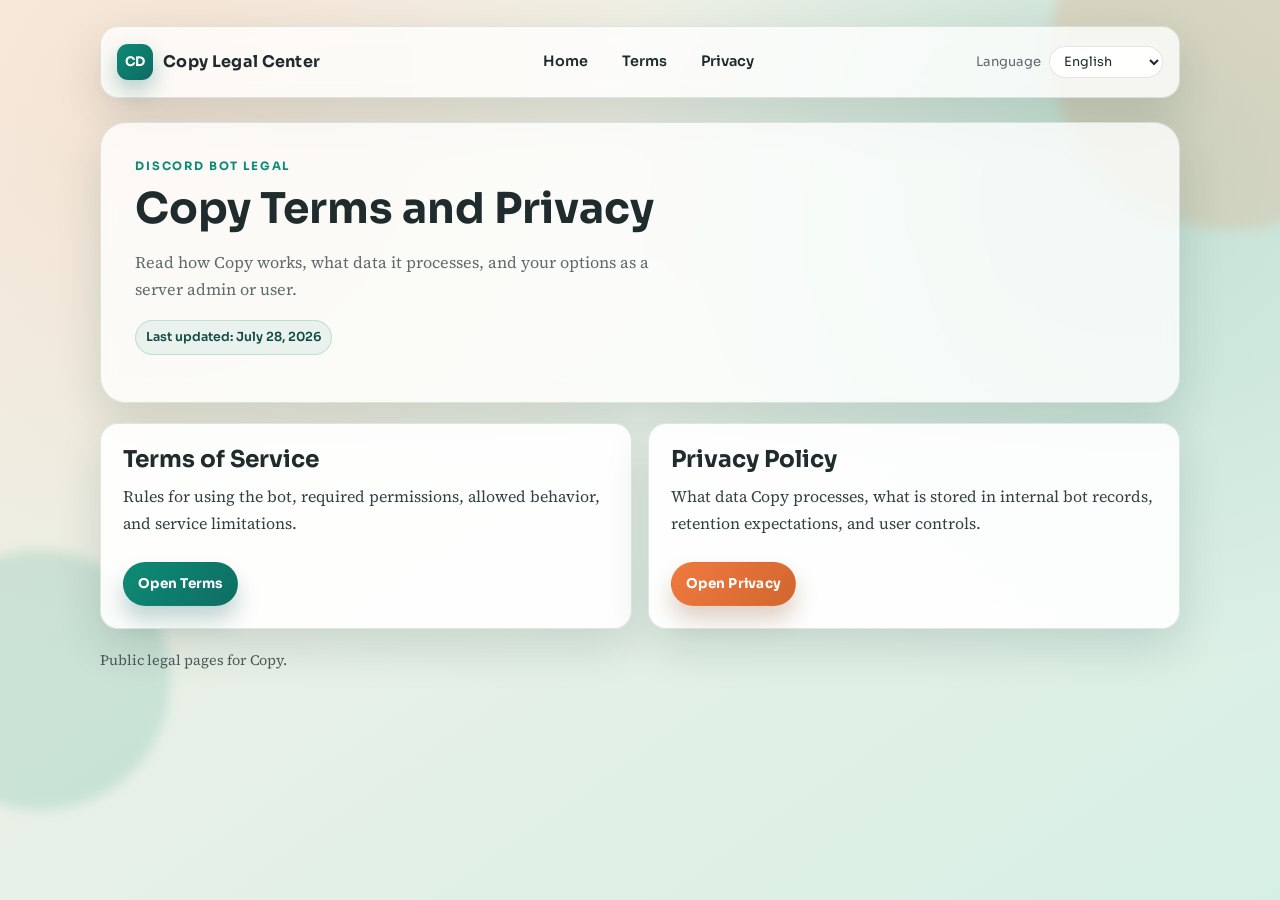
<file: index.html>
<!doctype html>
<html lang="en">
<head>
  <meta charset="UTF-8">
  <meta name="viewport" content="width=device-width, initial-scale=1.0">
  <title>Copy Legal Center</title>
  <link rel="preconnect" href="https://fonts.googleapis.com">
  <link rel="preconnect" href="https://fonts.gstatic.com" crossorigin>
  <link href="https://fonts.googleapis.com/css2?family=Sora:wght@400;600;700;800&family=Source+Serif+4:opsz,wght@8..60,400;8..60,600&display=swap" rel="stylesheet">
  <link rel="stylesheet" href="./assets/styles.css">
</head>
<body>
  <div class="orb orb-a"></div>
  <div class="orb orb-b"></div>

  <div class="shell">
    <header class="topbar">
      <a class="brand" href="./" data-localized-link>
        <span class="brand-mark">CD</span>
        <span data-i18n="brand">Copy Legal Center</span>
      </a>

      <nav class="nav" aria-label="Main navigation">
        <a href="./" data-localized-link data-i18n="nav_home">Home</a>
        <a href="./terms/" data-localized-link data-i18n="nav_terms">Terms</a>
        <a href="./privacy/" data-localized-link data-i18n="nav_privacy">Privacy</a>
      </nav>

      <label class="lang-wrap" for="lang-select">
        <span data-i18n="lang_label">Language</span>
        <select id="lang-select" aria-label="Language selector">
          <option value="en">English</option>
          <option value="es">Espanol</option>
        </select>
      </label>
    </header>

    <main>
      <section class="hero">
        <p class="kicker" data-i18n="home_kicker">Discord Bot Legal</p>
        <h1 data-i18n="home_title">Copy Terms and Privacy</h1>
        <p class="lead" data-i18n="home_subtitle">
          Read how Copy works, what data it processes, and your options as a server admin or user.
        </p>
        <p class="updated" data-i18n="home_updated">Last updated: July 28, 2026</p>
      </section>

      <section class="grid two">
        <article class="panel reveal">
          <h2 data-i18n="home_terms_title">Terms of Service</h2>
          <p data-i18n="home_terms_desc">
            Rules for using the bot, required permissions, allowed behavior, and service limitations.
          </p>
          <a class="cta" href="./terms/" data-localized-link data-i18n="home_terms_cta">Open Terms</a>
        </article>

        <article class="panel reveal">
          <h2 data-i18n="home_privacy_title">Privacy Policy</h2>
          <p data-i18n="home_privacy_desc">
            What data Copy processes, what is stored in internal bot records, retention expectations, and user controls.
          </p>
          <a class="cta alt" href="./privacy/" data-localized-link data-i18n="home_privacy_cta">Open Privacy</a>
        </article>
      </section>
    </main>

    <footer class="footer">
      <span data-i18n="footer_note">Public legal pages for Copy.</span>
    </footer>
  </div>

  <script src="./assets/site.js"></script>
  <script>
    window.CopyLegal.init({
      en: {
        meta_title: "Copy Legal Center",
        home_kicker: "Discord Bot Legal",
        home_title: "Copy Terms and Privacy",
        home_subtitle:
          "Read how Copy works, what data it processes, and your options as a server admin or user.",
        home_updated: "Last updated: July 28, 2026",
        home_terms_title: "Terms of Service",
        home_terms_desc:
          "Rules for using the bot, required permissions, allowed behavior, and service limitations.",
        home_terms_cta: "Open Terms",
        home_privacy_title: "Privacy Policy",
        home_privacy_desc:
          "What data Copy processes, what is stored in internal bot records, retention expectations, and user controls.",
        home_privacy_cta: "Open Privacy",
      },
      es: {
        meta_title: "Centro Legal Copy",
        home_kicker: "Legal para Bot de Discord",
        home_title: "Terminos y Privacidad de Copy",
        home_subtitle:
          "Consulta como funciona Copy, que datos procesa y tus opciones como admin del servidor o usuario.",
        home_updated: "Ultima actualizacion: 28 de julio de 2026",
        home_terms_title: "Terminos de Servicio",
        home_terms_desc:
          "Reglas de uso del bot, permisos necesarios, comportamiento permitido y limites del servicio.",
        home_terms_cta: "Abrir Terminos",
        home_privacy_title: "Politica de Privacidad",
        home_privacy_desc:
          "Que datos procesa Copy, que se guarda en registros internos del bot, tiempos de retencion y controles de usuario.",
        home_privacy_cta: "Abrir Privacidad",
      },
    });
  </script>
</body>
</html>
</file>
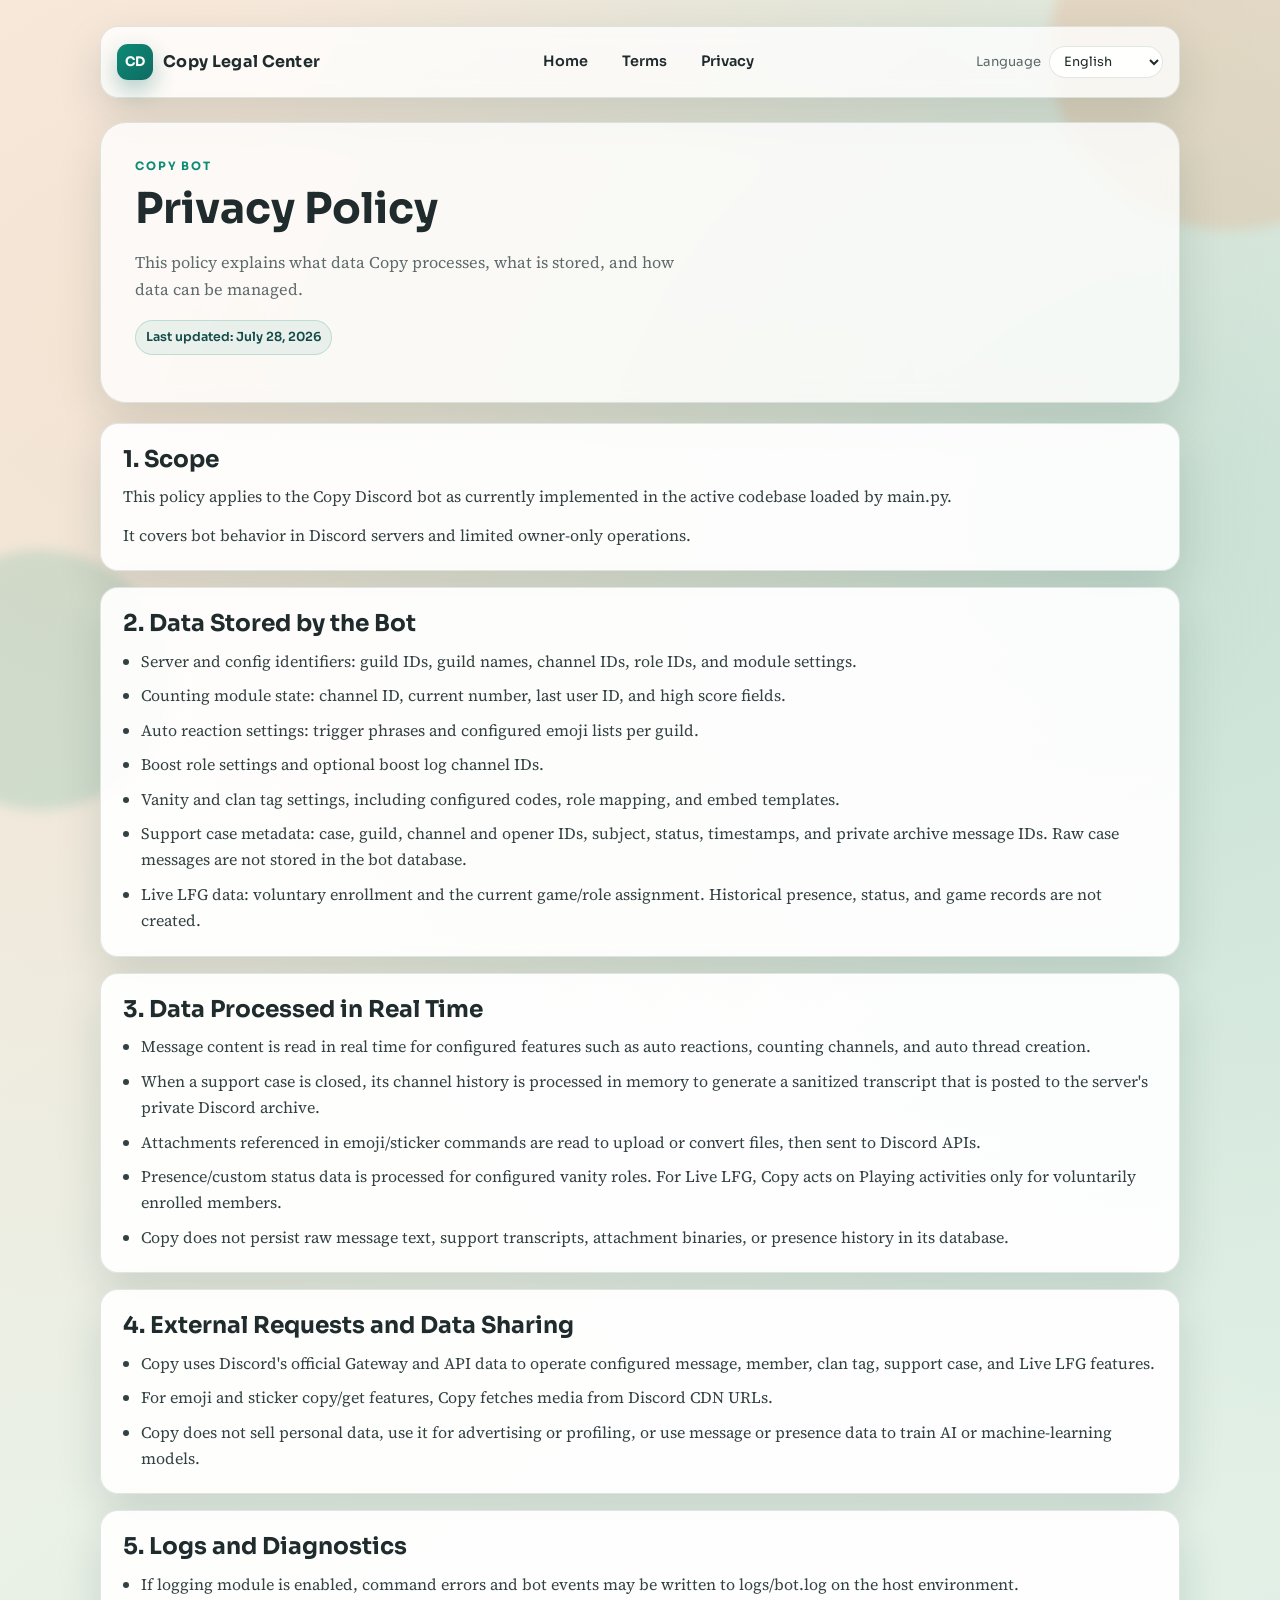
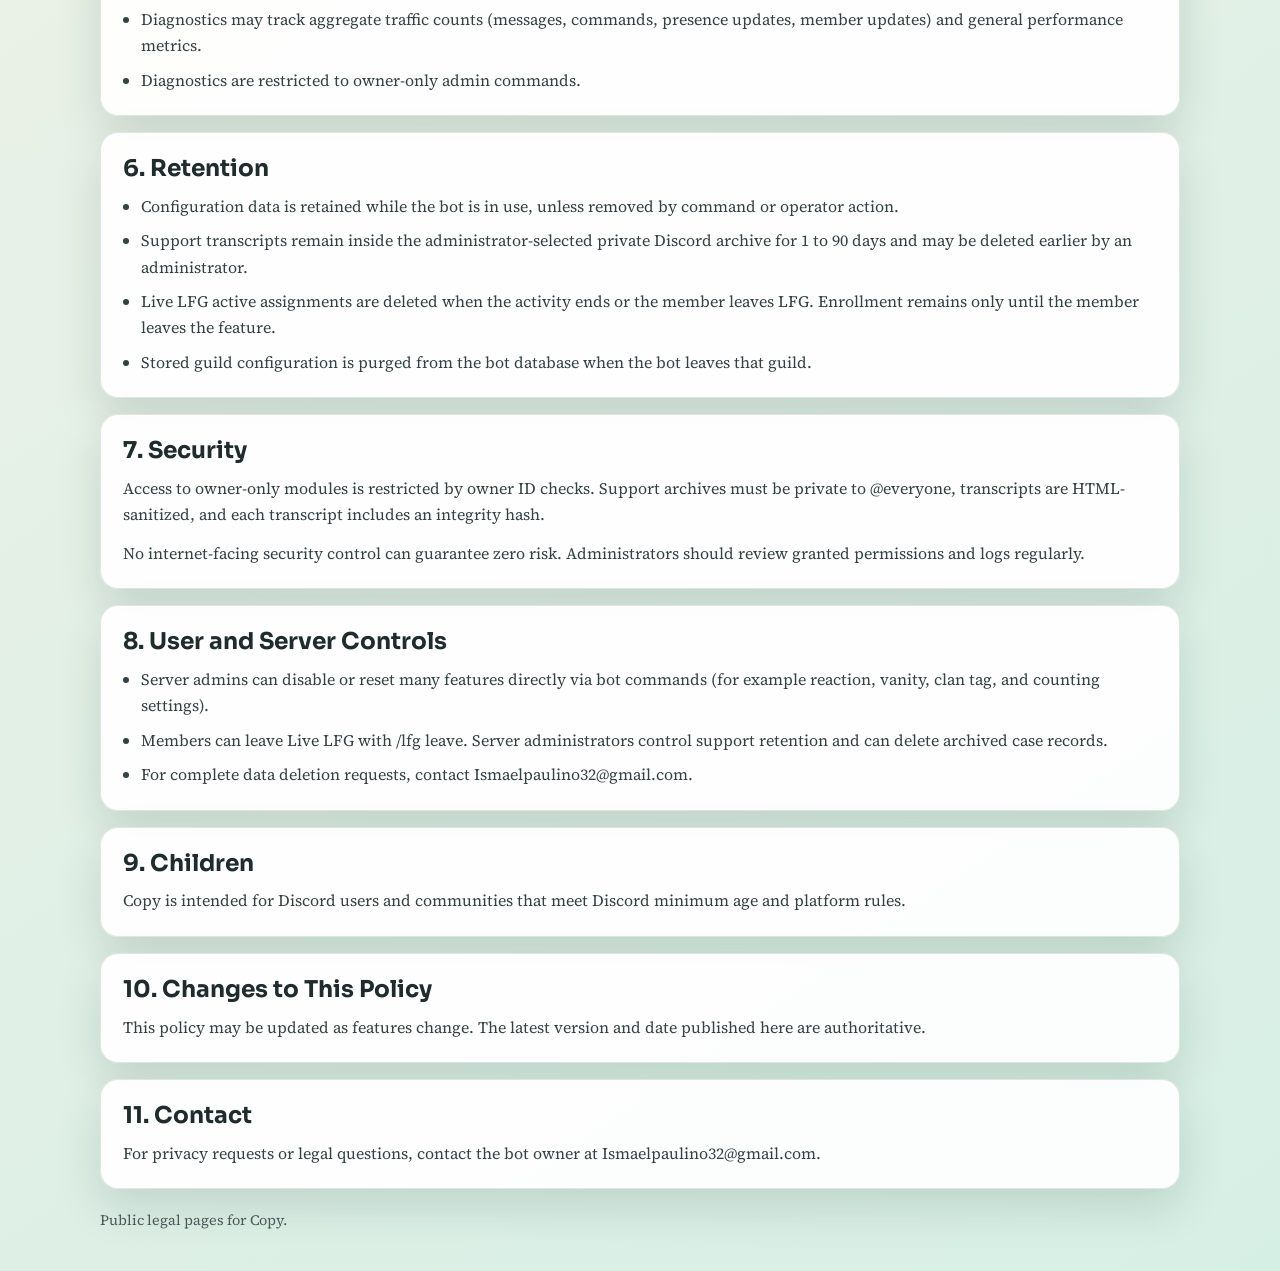
<file: privacy/index.html>
<!doctype html>
<html lang="en">
<head>
  <meta charset="UTF-8">
  <meta name="viewport" content="width=device-width, initial-scale=1.0">
  <title>Copy Privacy Policy</title>
  <link rel="preconnect" href="https://fonts.googleapis.com">
  <link rel="preconnect" href="https://fonts.gstatic.com" crossorigin>
  <link href="https://fonts.googleapis.com/css2?family=Sora:wght@400;600;700;800&family=Source+Serif+4:opsz,wght@8..60,400;8..60,600&display=swap" rel="stylesheet">
  <link rel="stylesheet" href="../assets/styles.css">
</head>
<body>
  <div class="orb orb-a"></div>
  <div class="orb orb-b"></div>

  <div class="shell">
    <header class="topbar">
      <a class="brand" href="../" data-localized-link>
        <span class="brand-mark">CD</span>
        <span data-i18n="brand">Copy Legal Center</span>
      </a>

      <nav class="nav" aria-label="Main navigation">
        <a href="../" data-localized-link data-i18n="nav_home">Home</a>
        <a href="../terms/" data-localized-link data-i18n="nav_terms">Terms</a>
        <a href="./" data-localized-link data-i18n="nav_privacy">Privacy</a>
      </nav>

      <label class="lang-wrap" for="lang-select">
        <span data-i18n="lang_label">Language</span>
        <select id="lang-select" aria-label="Language selector">
          <option value="en">English</option>
          <option value="es">Espanol</option>
        </select>
      </label>
    </header>

    <main>
      <section class="hero">
        <p class="kicker" data-i18n="privacy_kicker">Copy Bot</p>
        <h1 data-i18n="privacy_title">Privacy Policy</h1>
        <p class="lead" data-i18n="privacy_subtitle">
          This policy explains what data Copy processes, what is stored, and how data can be managed.
        </p>
        <p class="updated" data-i18n="privacy_updated">Last updated: July 28, 2026</p>
      </section>

      <section class="grid">
        <article class="panel reveal">
          <h2 data-i18n="privacy_scope_h">1. Scope</h2>
          <p data-i18n="privacy_scope_p1">
            This policy applies to the Copy Discord bot as currently implemented in the active codebase loaded by main.py.
          </p>
          <p data-i18n="privacy_scope_p2">
            It covers bot behavior in Discord servers and limited owner-only operations.
          </p>
        </article>

        <article class="panel reveal">
          <h2 data-i18n="privacy_collect_h">2. Data Stored by the Bot</h2>
          <ul>
            <li data-i18n="privacy_collect_l1">Server and config identifiers: guild IDs, guild names, channel IDs, role IDs, and module settings.</li>
            <li data-i18n="privacy_collect_l2">Counting module state: channel ID, current number, last user ID, and high score fields.</li>
            <li data-i18n="privacy_collect_l3">Auto reaction settings: trigger phrases and configured emoji lists per guild.</li>
            <li data-i18n="privacy_collect_l4">Boost role settings and optional boost log channel IDs.</li>
            <li data-i18n="privacy_collect_l5">Vanity and clan tag settings, including configured codes, role mapping, and embed templates.</li>
            <li data-i18n="privacy_collect_l6">Support case metadata: case, guild, channel and opener IDs, subject, status, timestamps, and private archive message IDs. Raw case messages are not stored in the bot database.</li>
            <li data-i18n="privacy_collect_l7">Live LFG data: voluntary enrollment and the current game/role assignment. Historical presence, status, and game records are not created.</li>
          </ul>
        </article>

        <article class="panel reveal">
          <h2 data-i18n="privacy_runtime_h">3. Data Processed in Real Time</h2>
          <ul>
            <li data-i18n="privacy_runtime_l1">Message content is read in real time for configured features such as auto reactions, counting channels, and auto thread creation.</li>
            <li data-i18n="privacy_runtime_l2">When a support case is closed, its channel history is processed in memory to generate a sanitized transcript that is posted to the server's private Discord archive.</li>
            <li data-i18n="privacy_runtime_l3">Attachments referenced in emoji/sticker commands are read to upload or convert files, then sent to Discord APIs.</li>
            <li data-i18n="privacy_runtime_l4">Presence/custom status data is processed for configured vanity roles. For Live LFG, Copy acts on Playing activities only for voluntarily enrolled members.</li>
            <li data-i18n="privacy_runtime_l5">Copy does not persist raw message text, support transcripts, attachment binaries, or presence history in its database.</li>
          </ul>
        </article>

        <article class="panel reveal">
          <h2 data-i18n="privacy_external_h">4. External Requests and Data Sharing</h2>
          <ul>
            <li data-i18n="privacy_external_l1">Copy uses Discord's official Gateway and API data to operate configured message, member, clan tag, support case, and Live LFG features.</li>
            <li data-i18n="privacy_external_l2">For emoji and sticker copy/get features, Copy fetches media from Discord CDN URLs.</li>
            <li data-i18n="privacy_external_l3">Copy does not sell personal data, use it for advertising or profiling, or use message or presence data to train AI or machine-learning models.</li>
          </ul>
        </article>

        <article class="panel reveal">
          <h2 data-i18n="privacy_logs_h">5. Logs and Diagnostics</h2>
          <ul>
            <li data-i18n="privacy_logs_l1">If logging module is enabled, command errors and bot events may be written to logs/bot.log on the host environment.</li>
            <li data-i18n="privacy_logs_l2">Diagnostics may track aggregate traffic counts (messages, commands, presence updates, member updates) and general performance metrics.</li>
            <li data-i18n="privacy_logs_l3">Diagnostics are restricted to owner-only admin commands.</li>
          </ul>
        </article>

        <article class="panel reveal">
          <h2 data-i18n="privacy_retention_h">6. Retention</h2>
          <ul>
            <li data-i18n="privacy_retention_l1">Configuration data is retained while the bot is in use, unless removed by command or operator action.</li>
            <li data-i18n="privacy_retention_l2">Support transcripts remain inside the administrator-selected private Discord archive for 1 to 90 days and may be deleted earlier by an administrator.</li>
            <li data-i18n="privacy_retention_l3">Live LFG active assignments are deleted when the activity ends or the member leaves LFG. Enrollment remains only until the member leaves the feature.</li>
            <li data-i18n="privacy_retention_l4">Stored guild configuration is purged from the bot database when the bot leaves that guild.</li>
          </ul>
        </article>

        <article class="panel reveal">
          <h2 data-i18n="privacy_security_h">7. Security</h2>
          <p data-i18n="privacy_security_p1">
            Access to owner-only modules is restricted by owner ID checks. Support archives must be private to @everyone, transcripts are HTML-sanitized, and each transcript includes an integrity hash.
          </p>
          <p data-i18n="privacy_security_p2">
            No internet-facing security control can guarantee zero risk. Administrators should review granted permissions and logs regularly.
          </p>
        </article>

        <article class="panel reveal">
          <h2 data-i18n="privacy_rights_h">8. User and Server Controls</h2>
          <ul>
            <li data-i18n="privacy_rights_l1">Server admins can disable or reset many features directly via bot commands (for example reaction, vanity, clan tag, and counting settings).</li>
            <li data-i18n="privacy_rights_l2">Members can leave Live LFG with /lfg leave. Server administrators control support retention and can delete archived case records.</li>
            <li data-i18n="privacy_rights_l3">For complete data deletion requests, contact Ismaelpaulino32@gmail.com.</li>
          </ul>
        </article>

        <article class="panel reveal">
          <h2 data-i18n="privacy_children_h">9. Children</h2>
          <p data-i18n="privacy_children_p1">
            Copy is intended for Discord users and communities that meet Discord minimum age and platform rules.
          </p>
        </article>

        <article class="panel reveal">
          <h2 data-i18n="privacy_changes_h">10. Changes to This Policy</h2>
          <p data-i18n="privacy_changes_p1">
            This policy may be updated as features change. The latest version and date published here are authoritative.
          </p>
        </article>

        <article class="panel reveal">
          <h2 data-i18n="privacy_contact_h">11. Contact</h2>
          <p data-i18n="privacy_contact_p1">
            For privacy requests or legal questions, contact the bot owner at Ismaelpaulino32@gmail.com.
          </p>
        </article>
      </section>
    </main>

    <footer class="footer">
      <span data-i18n="footer_note">Public legal pages for Copy.</span>
    </footer>
  </div>

  <script src="../assets/site.js"></script>
  <script>
    window.CopyLegal.init({
      en: {
        meta_title: "Copy Privacy Policy",
        privacy_kicker: "Copy Bot",
        privacy_title: "Privacy Policy",
        privacy_subtitle: "This policy explains what data Copy processes, what is stored, and how data can be managed.",
        privacy_updated: "Last updated: July 28, 2026",

        privacy_scope_h: "1. Scope",
        privacy_scope_p1: "This policy applies to the Copy Discord bot as currently implemented in the active codebase loaded by main.py.",
        privacy_scope_p2: "It covers bot behavior in Discord servers and limited owner-only operations.",

        privacy_collect_h: "2. Data Stored by the Bot",
        privacy_collect_l1: "Server and config identifiers: guild IDs, guild names, channel IDs, role IDs, and module settings.",
        privacy_collect_l2: "Counting module state: channel ID, current number, last user ID, and high score fields.",
        privacy_collect_l3: "Auto reaction settings: trigger phrases and configured emoji lists per guild.",
        privacy_collect_l4: "Boost role settings and optional boost log channel IDs.",
        privacy_collect_l5: "Vanity and clan tag settings, including configured codes, role mapping, and embed templates.",
        privacy_collect_l6: "Support case metadata: case, guild, channel and opener IDs, subject, status, timestamps, and private archive message IDs. Raw case messages are not stored in the bot database.",
        privacy_collect_l7: "Live LFG data: voluntary enrollment and the current game/role assignment. Historical presence, status, and game records are not created.",

        privacy_runtime_h: "3. Data Processed in Real Time",
        privacy_runtime_l1: "Message content is read in real time for configured features such as auto reactions, counting channels, and auto thread creation.",
        privacy_runtime_l2: "When a support case is closed, its channel history is processed in memory to generate a sanitized transcript that is posted to the server's private Discord archive.",
        privacy_runtime_l3: "Attachments referenced in emoji/sticker commands are read to upload or convert files, then sent to Discord APIs.",
        privacy_runtime_l4: "Presence/custom status data is processed for configured vanity roles. For Live LFG, Copy acts on Playing activities only for voluntarily enrolled members.",
        privacy_runtime_l5: "Copy does not persist raw message text, support transcripts, attachment binaries, or presence history in its database.",

        privacy_external_h: "4. External Requests and Data Sharing",
        privacy_external_l1: "Copy uses Discord's official Gateway and API data to operate configured message, member, clan tag, support case, and Live LFG features.",
        privacy_external_l2: "For emoji and sticker copy/get features, Copy fetches media from Discord CDN URLs.",
        privacy_external_l3: "Copy does not sell personal data, use it for advertising or profiling, or use message or presence data to train AI or machine-learning models.",

        privacy_logs_h: "5. Logs and Diagnostics",
        privacy_logs_l1: "If logging module is enabled, command errors and bot events may be written to logs/bot.log on the host environment.",
        privacy_logs_l2: "Diagnostics may track aggregate traffic counts (messages, commands, presence updates, member updates) and general performance metrics.",
        privacy_logs_l3: "Diagnostics are restricted to owner-only admin commands.",

        privacy_retention_h: "6. Retention",
        privacy_retention_l1: "Configuration data is retained while the bot is in use, unless removed by command or operator action.",
        privacy_retention_l2: "Support transcripts remain inside the administrator-selected private Discord archive for 1 to 90 days and may be deleted earlier by an administrator.",
        privacy_retention_l3: "Live LFG active assignments are deleted when the activity ends or the member leaves LFG. Enrollment remains only until the member leaves the feature.",
        privacy_retention_l4: "Stored guild configuration is purged from the bot database when the bot leaves that guild.",

        privacy_security_h: "7. Security",
        privacy_security_p1: "Access to owner-only modules is restricted by owner ID checks. Support archives must be private to @everyone, transcripts are HTML-sanitized, and each transcript includes an integrity hash.",
        privacy_security_p2: "No internet-facing security control can guarantee zero risk. Administrators should review granted permissions and logs regularly.",

        privacy_rights_h: "8. User and Server Controls",
        privacy_rights_l1: "Server admins can disable or reset many features directly via bot commands (for example reaction, vanity, clan tag, and counting settings).",
        privacy_rights_l2: "Members can leave Live LFG with /lfg leave. Server administrators control support retention and can delete archived case records.",
        privacy_rights_l3: "For complete data deletion requests, contact Ismaelpaulino32@gmail.com.",

        privacy_children_h: "9. Children",
        privacy_children_p1: "Copy is intended for Discord users and communities that meet Discord minimum age and platform rules.",

        privacy_changes_h: "10. Changes to This Policy",
        privacy_changes_p1: "This policy may be updated as features change. The latest version and date published here are authoritative.",

        privacy_contact_h: "11. Contact",
        privacy_contact_p1: "For privacy requests or legal questions, contact the bot owner at Ismaelpaulino32@gmail.com.",
      },
      es: {
        meta_title: "Copy Politica de Privacidad",
        privacy_kicker: "Bot Copy",
        privacy_title: "Politica de Privacidad",
        privacy_subtitle: "Esta politica explica que datos procesa Copy, que se guarda y como se pueden gestionar esos datos.",
        privacy_updated: "Ultima actualizacion: 28 de julio de 2026",

        privacy_scope_h: "1. Alcance",
        privacy_scope_p1: "Esta politica aplica al bot de Discord Copy tal como esta implementado actualmente en el codigo cargado por main.py.",
        privacy_scope_p2: "Cubre el comportamiento del bot en servidores de Discord y operaciones limitadas solo para owner.",

        privacy_collect_h: "2. Datos guardados por el bot",
        privacy_collect_l1: "Identificadores de servidor y configuracion: guild IDs, nombres de guild, channel IDs, role IDs y ajustes de modulos.",
        privacy_collect_l2: "Estado del modulo counting: channel ID, numero actual, ultimo user ID y campos de high score.",
        privacy_collect_l3: "Ajustes de auto reactions: frases trigger y listas de emojis configuradas por guild.",
        privacy_collect_l4: "Ajustes de boost roles y channel IDs opcionales para logs de boost.",
        privacy_collect_l5: "Ajustes de vanity y clan tag, incluyendo codigos configurados, mapeo de roles y plantillas de embeds.",
        privacy_collect_l6: "Metadatos de casos de soporte: IDs de caso, servidor, canal y usuario inicial; asunto, estado, fechas e IDs de mensajes del archivo privado. Los mensajes del caso no se guardan en la base de datos del bot.",
        privacy_collect_l7: "Datos de Live LFG: inscripcion voluntaria y asignacion actual de juego y rol. No se crean historiales de presencia, estados o juegos.",

        privacy_runtime_h: "3. Datos procesados en tiempo real",
        privacy_runtime_l1: "El contenido de mensajes se lee en tiempo real para funciones configuradas como auto reactions, counting y creacion automatica de hilos.",
        privacy_runtime_l2: "Cuando se cierra un caso de soporte, el historial de ese canal se procesa en memoria para generar un transcript sanitizado que se publica en el archivo privado de Discord del servidor.",
        privacy_runtime_l3: "Adjuntos referenciados en comandos de emoji/sticker se leen para subir o convertir archivos y luego enviarlos a APIs de Discord.",
        privacy_runtime_l4: "Los datos de presence/custom status se procesan para roles vanity configurados. En Live LFG, Copy actua sobre actividades Playing unicamente para miembros inscritos voluntariamente.",
        privacy_runtime_l5: "Copy no guarda texto crudo de mensajes, transcripts de soporte, binarios de adjuntos ni historiales de presencia en su base de datos.",

        privacy_external_h: "4. Requests externas y comparticion de datos",
        privacy_external_l1: "Copy utiliza datos oficiales del Gateway y API de Discord para operar funciones configuradas de mensajes, miembros, clan tags, casos de soporte y Live LFG.",
        privacy_external_l2: "Para funciones de copy/get de emojis y stickers, Copy descarga medios desde URLs de Discord CDN.",
        privacy_external_l3: "Copy no vende datos personales, no los usa para publicidad o perfiles y no usa mensajes o presencia para entrenar modelos de IA o aprendizaje automatico.",

        privacy_logs_h: "5. Logs y diagnosticos",
        privacy_logs_l1: "Si el modulo de logging esta habilitado, errores de comandos y eventos del bot pueden escribirse en logs/bot.log en el entorno host.",
        privacy_logs_l2: "Los diagnosticos pueden registrar conteos agregados de trafico (mensajes, comandos, presence updates, member updates) y metricas generales de rendimiento.",
        privacy_logs_l3: "Los diagnosticos estan restringidos a comandos admin solo de owner.",

        privacy_retention_h: "6. Retencion",
        privacy_retention_l1: "Los datos de configuracion se conservan mientras el bot este en uso, salvo que se eliminen por comando o accion del operador.",
        privacy_retention_l2: "Los transcripts de soporte permanecen dentro del archivo privado de Discord elegido por el administrador entre 1 y 90 dias y pueden eliminarse antes.",
        privacy_retention_l3: "Las asignaciones activas de Live LFG se eliminan cuando termina la actividad o el miembro sale de LFG. La inscripcion permanece solo hasta abandonar la funcion.",
        privacy_retention_l4: "La configuracion guardada del servidor se elimina de la base de datos del bot cuando Copy sale de ese servidor.",

        privacy_security_h: "7. Seguridad",
        privacy_security_p1: "El acceso a modulos solo de owner esta restringido por verificaciones de owner ID. Los archivos de soporte deben ser privados para @everyone, los transcripts sanitizan HTML y cada transcript incluye un hash de integridad.",
        privacy_security_p2: "Ningun control de seguridad conectado a internet garantiza riesgo cero. Los administradores deben revisar permisos otorgados y logs de forma regular.",

        privacy_rights_h: "8. Controles de usuario y servidor",
        privacy_rights_l1: "Admins de servidor pueden desactivar o resetear muchas funciones directamente con comandos del bot (por ejemplo reaction, vanity, clan tag y counting).",
        privacy_rights_l2: "Los miembros pueden salir de Live LFG con /lfg leave. Los administradores controlan la retencion de soporte y pueden eliminar expedientes archivados.",
        privacy_rights_l3: "Para solicitudes de borrado completo de datos, contacta a Ismaelpaulino32@gmail.com.",

        privacy_children_h: "9. Menores",
        privacy_children_p1: "Copy esta orientado a usuarios y comunidades de Discord que cumplen la edad minima y reglas de la plataforma Discord.",

        privacy_changes_h: "10. Cambios a esta politica",
        privacy_changes_p1: "Esta politica puede actualizarse cuando cambien funciones. La version mas reciente y fecha publicadas aqui son las validas.",

        privacy_contact_h: "11. Contacto",
        privacy_contact_p1: "Para solicitudes de privacidad o dudas legales, contacta al owner del bot en Ismaelpaulino32@gmail.com.",
      },
    });
  </script>
</body>
</html>
</file>
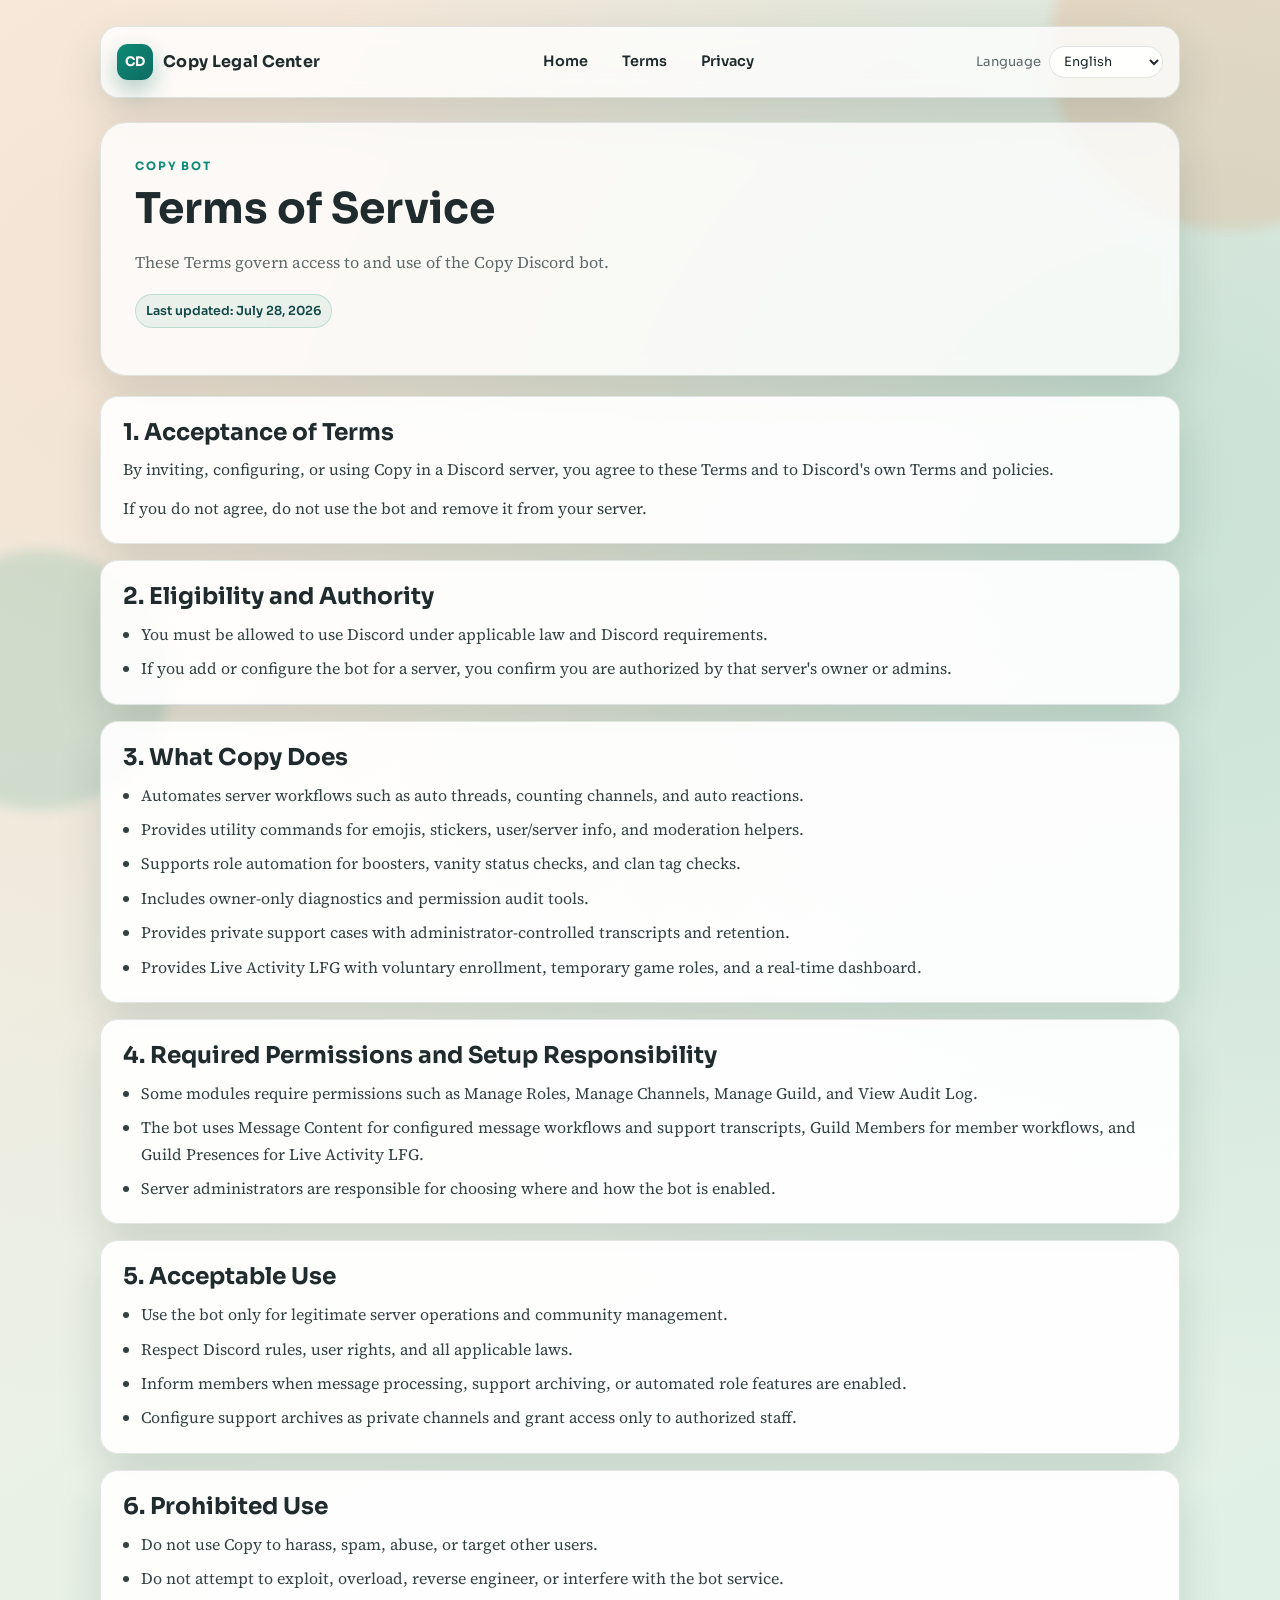
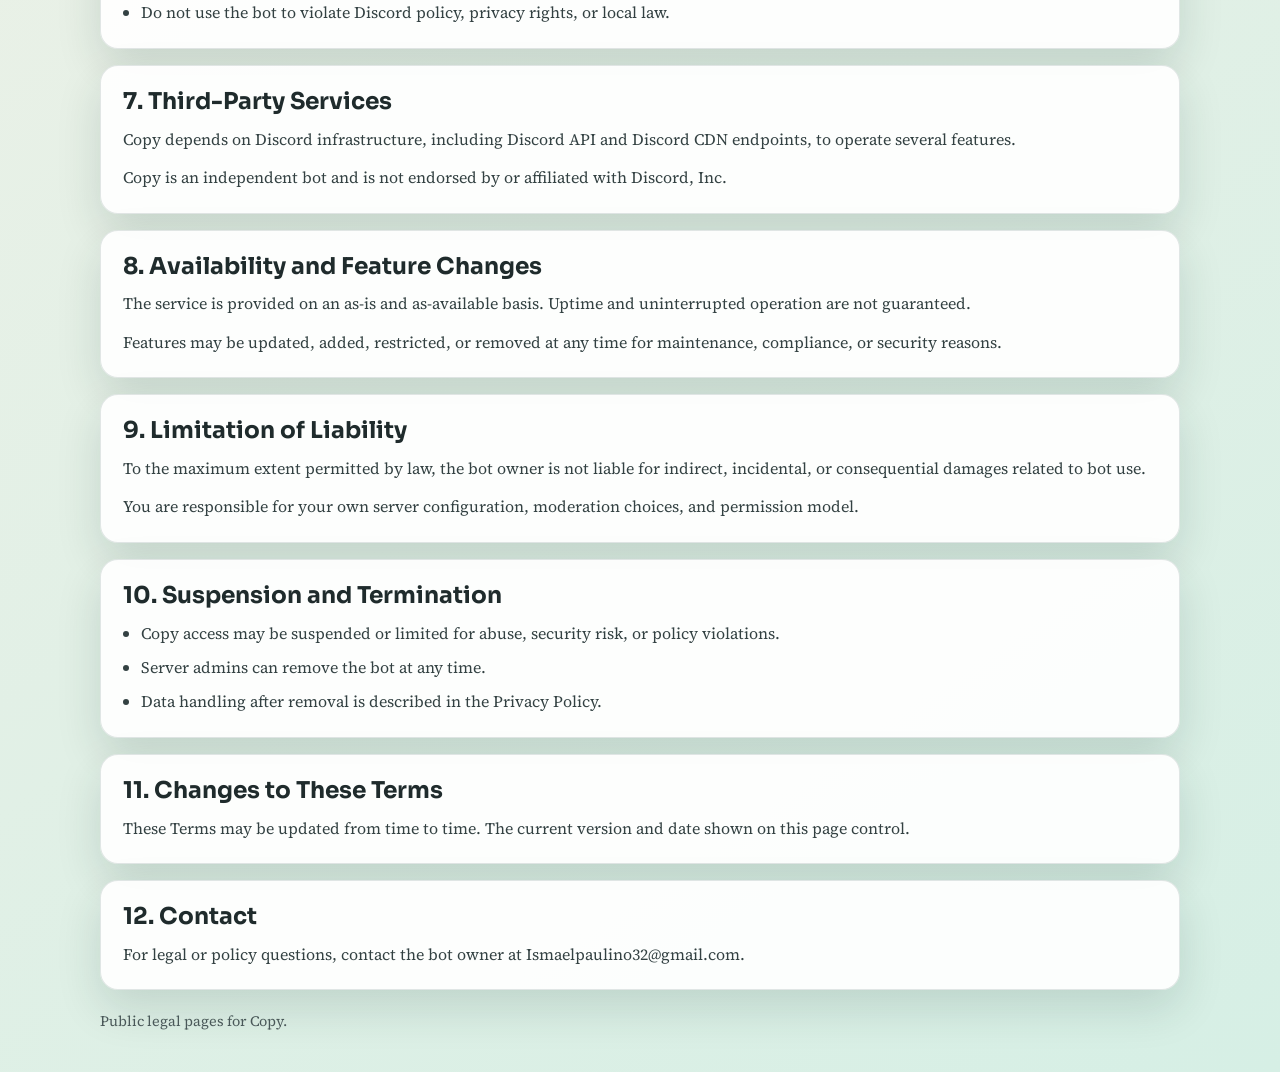
<file: terms/index.html>
<!doctype html>
<html lang="en">
<head>
  <meta charset="UTF-8">
  <meta name="viewport" content="width=device-width, initial-scale=1.0">
  <title>Copy Terms of Service</title>
  <link rel="preconnect" href="https://fonts.googleapis.com">
  <link rel="preconnect" href="https://fonts.gstatic.com" crossorigin>
  <link href="https://fonts.googleapis.com/css2?family=Sora:wght@400;600;700;800&family=Source+Serif+4:opsz,wght@8..60,400;8..60,600&display=swap" rel="stylesheet">
  <link rel="stylesheet" href="../assets/styles.css">
</head>
<body>
  <div class="orb orb-a"></div>
  <div class="orb orb-b"></div>

  <div class="shell">
    <header class="topbar">
      <a class="brand" href="../" data-localized-link>
        <span class="brand-mark">CD</span>
        <span data-i18n="brand">Copy Legal Center</span>
      </a>

      <nav class="nav" aria-label="Main navigation">
        <a href="../" data-localized-link data-i18n="nav_home">Home</a>
        <a href="./" data-localized-link data-i18n="nav_terms">Terms</a>
        <a href="../privacy/" data-localized-link data-i18n="nav_privacy">Privacy</a>
      </nav>

      <label class="lang-wrap" for="lang-select">
        <span data-i18n="lang_label">Language</span>
        <select id="lang-select" aria-label="Language selector">
          <option value="en">English</option>
          <option value="es">Espanol</option>
        </select>
      </label>
    </header>

    <main>
      <section class="hero">
        <p class="kicker" data-i18n="tos_kicker">Copy Bot</p>
        <h1 data-i18n="tos_title">Terms of Service</h1>
        <p class="lead" data-i18n="tos_subtitle">
          These Terms govern access to and use of the Copy Discord bot.
        </p>
        <p class="updated" data-i18n="tos_updated">Last updated: July 28, 2026</p>
      </section>

      <section class="grid">
        <article class="panel reveal">
          <h2 data-i18n="tos_accept_h">1. Acceptance of Terms</h2>
          <p data-i18n="tos_accept_p1">
            By inviting, configuring, or using Copy in a Discord server, you agree to these Terms and to Discord's own Terms and policies.
          </p>
          <p data-i18n="tos_accept_p2">
            If you do not agree, do not use the bot and remove it from your server.
          </p>
        </article>

        <article class="panel reveal">
          <h2 data-i18n="tos_eligibility_h">2. Eligibility and Authority</h2>
          <ul>
            <li data-i18n="tos_eligibility_l1">You must be allowed to use Discord under applicable law and Discord requirements.</li>
            <li data-i18n="tos_eligibility_l2">If you add or configure the bot for a server, you confirm you are authorized by that server's owner or admins.</li>
          </ul>
        </article>

        <article class="panel reveal">
          <h2 data-i18n="tos_service_h">3. What Copy Does</h2>
          <ul>
            <li data-i18n="tos_service_l1">Automates server workflows such as auto threads, counting channels, and auto reactions.</li>
            <li data-i18n="tos_service_l2">Provides utility commands for emojis, stickers, user/server info, and moderation helpers.</li>
            <li data-i18n="tos_service_l3">Supports role automation for boosters, vanity status checks, and clan tag checks.</li>
            <li data-i18n="tos_service_l4">Includes owner-only diagnostics and permission audit tools.</li>
            <li data-i18n="tos_service_l5">Provides private support cases with administrator-controlled transcripts and retention.</li>
            <li data-i18n="tos_service_l6">Provides Live Activity LFG with voluntary enrollment, temporary game roles, and a real-time dashboard.</li>
          </ul>
        </article>

        <article class="panel reveal">
          <h2 data-i18n="tos_permissions_h">4. Required Permissions and Setup Responsibility</h2>
          <ul>
            <li data-i18n="tos_permissions_l1">Some modules require permissions such as Manage Roles, Manage Channels, Manage Guild, and View Audit Log.</li>
            <li data-i18n="tos_permissions_l2">The bot uses Message Content for configured message workflows and support transcripts, Guild Members for member workflows, and Guild Presences for Live Activity LFG.</li>
            <li data-i18n="tos_permissions_l3">Server administrators are responsible for choosing where and how the bot is enabled.</li>
          </ul>
        </article>

        <article class="panel reveal">
          <h2 data-i18n="tos_use_h">5. Acceptable Use</h2>
          <ul>
            <li data-i18n="tos_use_l1">Use the bot only for legitimate server operations and community management.</li>
            <li data-i18n="tos_use_l2">Respect Discord rules, user rights, and all applicable laws.</li>
            <li data-i18n="tos_use_l3">Inform members when message processing, support archiving, or automated role features are enabled.</li>
            <li data-i18n="tos_use_l4">Configure support archives as private channels and grant access only to authorized staff.</li>
          </ul>
        </article>

        <article class="panel reveal">
          <h2 data-i18n="tos_prohibited_h">6. Prohibited Use</h2>
          <ul>
            <li data-i18n="tos_prohibited_l1">Do not use Copy to harass, spam, abuse, or target other users.</li>
            <li data-i18n="tos_prohibited_l2">Do not attempt to exploit, overload, reverse engineer, or interfere with the bot service.</li>
            <li data-i18n="tos_prohibited_l3">Do not use the bot to violate Discord policy, privacy rights, or local law.</li>
          </ul>
        </article>

        <article class="panel reveal">
          <h2 data-i18n="tos_third_h">7. Third-Party Services</h2>
          <p data-i18n="tos_third_p1">
            Copy depends on Discord infrastructure, including Discord API and Discord CDN endpoints, to operate several features.
          </p>
          <p data-i18n="tos_third_p2">
            Copy is an independent bot and is not endorsed by or affiliated with Discord, Inc.
          </p>
        </article>

        <article class="panel reveal">
          <h2 data-i18n="tos_availability_h">8. Availability and Feature Changes</h2>
          <p data-i18n="tos_availability_p1">
            The service is provided on an as-is and as-available basis. Uptime and uninterrupted operation are not guaranteed.
          </p>
          <p data-i18n="tos_availability_p2">
            Features may be updated, added, restricted, or removed at any time for maintenance, compliance, or security reasons.
          </p>
        </article>

        <article class="panel reveal">
          <h2 data-i18n="tos_liability_h">9. Limitation of Liability</h2>
          <p data-i18n="tos_liability_p1">
            To the maximum extent permitted by law, the bot owner is not liable for indirect, incidental, or consequential damages related to bot use.
          </p>
          <p data-i18n="tos_liability_p2">
            You are responsible for your own server configuration, moderation choices, and permission model.
          </p>
        </article>

        <article class="panel reveal">
          <h2 data-i18n="tos_termination_h">10. Suspension and Termination</h2>
          <ul>
            <li data-i18n="tos_termination_l1">Copy access may be suspended or limited for abuse, security risk, or policy violations.</li>
            <li data-i18n="tos_termination_l2">Server admins can remove the bot at any time.</li>
            <li data-i18n="tos_termination_l3">Data handling after removal is described in the Privacy Policy.</li>
          </ul>
        </article>

        <article class="panel reveal">
          <h2 data-i18n="tos_changes_h">11. Changes to These Terms</h2>
          <p data-i18n="tos_changes_p1">
            These Terms may be updated from time to time. The current version and date shown on this page control.
          </p>
        </article>

        <article class="panel reveal">
          <h2 data-i18n="tos_contact_h">12. Contact</h2>
          <p data-i18n="tos_contact_p1">
            For legal or policy questions, contact the bot owner at Ismaelpaulino32@gmail.com.
          </p>
        </article>
      </section>
    </main>

    <footer class="footer">
      <span data-i18n="footer_note">Public legal pages for Copy.</span>
    </footer>
  </div>

  <script src="../assets/site.js"></script>
  <script>
    window.CopyLegal.init({
      en: {
        meta_title: "Copy Terms of Service",
        tos_kicker: "Copy Bot",
        tos_title: "Terms of Service",
        tos_subtitle: "These Terms govern access to and use of the Copy Discord bot.",
        tos_updated: "Last updated: July 28, 2026",

        tos_accept_h: "1. Acceptance of Terms",
        tos_accept_p1: "By inviting, configuring, or using Copy in a Discord server, you agree to these Terms and to Discord's own Terms and policies.",
        tos_accept_p2: "If you do not agree, do not use the bot and remove it from your server.",

        tos_eligibility_h: "2. Eligibility and Authority",
        tos_eligibility_l1: "You must be allowed to use Discord under applicable law and Discord requirements.",
        tos_eligibility_l2: "If you add or configure the bot for a server, you confirm you are authorized by that server's owner or admins.",

        tos_service_h: "3. What Copy Does",
        tos_service_l1: "Automates server workflows such as auto threads, counting channels, and auto reactions.",
        tos_service_l2: "Provides utility commands for emojis, stickers, user/server info, and moderation helpers.",
        tos_service_l3: "Supports role automation for boosters, vanity status checks, and clan tag checks.",
        tos_service_l4: "Includes owner-only diagnostics and permission audit tools.",
        tos_service_l5: "Provides private support cases with administrator-controlled transcripts and retention.",
        tos_service_l6: "Provides Live Activity LFG with voluntary enrollment, temporary game roles, and a real-time dashboard.",

        tos_permissions_h: "4. Required Permissions and Setup Responsibility",
        tos_permissions_l1: "Some modules require permissions such as Manage Roles, Manage Channels, Manage Guild, and View Audit Log.",
        tos_permissions_l2: "The bot uses Message Content for configured message workflows and support transcripts, Guild Members for member workflows, and Guild Presences for Live Activity LFG.",
        tos_permissions_l3: "Server administrators are responsible for choosing where and how the bot is enabled.",

        tos_use_h: "5. Acceptable Use",
        tos_use_l1: "Use the bot only for legitimate server operations and community management.",
        tos_use_l2: "Respect Discord rules, user rights, and all applicable laws.",
        tos_use_l3: "Inform members when message processing, support archiving, or automated role features are enabled.",
        tos_use_l4: "Configure support archives as private channels and grant access only to authorized staff.",

        tos_prohibited_h: "6. Prohibited Use",
        tos_prohibited_l1: "Do not use Copy to harass, spam, abuse, or target other users.",
        tos_prohibited_l2: "Do not attempt to exploit, overload, reverse engineer, or interfere with the bot service.",
        tos_prohibited_l3: "Do not use the bot to violate Discord policy, privacy rights, or local law.",

        tos_third_h: "7. Third-Party Services",
        tos_third_p1: "Copy depends on Discord infrastructure, including Discord API and Discord CDN endpoints, to operate several features.",
        tos_third_p2: "Copy is an independent bot and is not endorsed by or affiliated with Discord, Inc.",

        tos_availability_h: "8. Availability and Feature Changes",
        tos_availability_p1: "The service is provided on an as-is and as-available basis. Uptime and uninterrupted operation are not guaranteed.",
        tos_availability_p2: "Features may be updated, added, restricted, or removed at any time for maintenance, compliance, or security reasons.",

        tos_liability_h: "9. Limitation of Liability",
        tos_liability_p1: "To the maximum extent permitted by law, the bot owner is not liable for indirect, incidental, or consequential damages related to bot use.",
        tos_liability_p2: "You are responsible for your own server configuration, moderation choices, and permission model.",

        tos_termination_h: "10. Suspension and Termination",
        tos_termination_l1: "Copy access may be suspended or limited for abuse, security risk, or policy violations.",
        tos_termination_l2: "Server admins can remove the bot at any time.",
        tos_termination_l3: "Data handling after removal is described in the Privacy Policy.",

        tos_changes_h: "11. Changes to These Terms",
        tos_changes_p1: "These Terms may be updated from time to time. The current version and date shown on this page control.",

        tos_contact_h: "12. Contact",
        tos_contact_p1: "For legal or policy questions, contact the bot owner at Ismaelpaulino32@gmail.com.",
      },
      es: {
        meta_title: "Copy Terminos de Servicio",
        tos_kicker: "Bot Copy",
        tos_title: "Terminos de Servicio",
        tos_subtitle: "Estos Terminos regulan el acceso y uso del bot de Discord Copy.",
        tos_updated: "Ultima actualizacion: 28 de julio de 2026",

        tos_accept_h: "1. Aceptacion de Terminos",
        tos_accept_p1: "Al invitar, configurar o usar Copy en un servidor de Discord, aceptas estos Terminos y tambien los Terminos y politicas de Discord.",
        tos_accept_p2: "Si no estas de acuerdo, no uses el bot y retiralo de tu servidor.",

        tos_eligibility_h: "2. Elegibilidad y Autoridad",
        tos_eligibility_l1: "Debes estar autorizado para usar Discord segun la ley aplicable y los requisitos de Discord.",
        tos_eligibility_l2: "Si agregas o configuras el bot en un servidor, confirmas que tienes autorizacion del owner o admins de ese servidor.",

        tos_service_h: "3. Que hace Copy",
        tos_service_l1: "Automatiza flujos del servidor como hilos automaticos, canales de conteo y reacciones automaticas.",
        tos_service_l2: "Ofrece comandos de utilidad para emojis, stickers, informacion de usuario/servidor y ayudas de moderacion.",
        tos_service_l3: "Incluye automatizacion de roles para boosters, chequeos de vanity status y chequeos de clan tag.",
        tos_service_l4: "Incluye herramientas de diagnostico y auditoria de permisos solo para el owner del bot.",
        tos_service_l5: "Ofrece casos privados de soporte con transcripts y retencion controlados por administradores.",
        tos_service_l6: "Ofrece Live Activity LFG con inscripcion voluntaria, roles temporales por juego y un panel en tiempo real.",

        tos_permissions_h: "4. Permisos requeridos y responsabilidad de configuracion",
        tos_permissions_l1: "Algunos modulos requieren permisos como Manage Roles, Manage Channels, Manage Guild y View Audit Log.",
        tos_permissions_l2: "El bot usa Message Content para flujos configurados de mensajes y transcripts de soporte, Guild Members para flujos de miembros y Guild Presences para Live Activity LFG.",
        tos_permissions_l3: "Los administradores del servidor son responsables de decidir donde y como habilitan el bot.",

        tos_use_h: "5. Uso permitido",
        tos_use_l1: "Usa el bot solo para operacion legitima del servidor y gestion de comunidad.",
        tos_use_l2: "Respeta reglas de Discord, derechos de usuarios y leyes aplicables.",
        tos_use_l3: "Informa a los miembros cuando se habilite procesamiento de mensajes, archivo de soporte o automatizacion de roles.",
        tos_use_l4: "Configura los archivos de soporte como canales privados y permite acceso solo a personal autorizado.",

        tos_prohibited_h: "6. Uso prohibido",
        tos_prohibited_l1: "No uses Copy para acoso, spam, abuso o ataques hacia otros usuarios.",
        tos_prohibited_l2: "No intentes explotar, sobrecargar, invertir ingenieria o interferir con el servicio del bot.",
        tos_prohibited_l3: "No uses el bot para violar politicas de Discord, derechos de privacidad o leyes locales.",

        tos_third_h: "7. Servicios de terceros",
        tos_third_p1: "Copy depende de infraestructura de Discord, incluyendo Discord API y endpoints de Discord CDN, para operar varias funciones.",
        tos_third_p2: "Copy es un bot independiente y no esta afiliado ni respaldado por Discord, Inc.",

        tos_availability_h: "8. Disponibilidad y cambios de funciones",
        tos_availability_p1: "El servicio se ofrece tal cual y segun disponibilidad. No se garantiza uptime ni operacion ininterrumpida.",
        tos_availability_p2: "Las funciones pueden actualizarse, agregarse, limitarse o retirarse en cualquier momento por mantenimiento, cumplimiento o seguridad.",

        tos_liability_h: "9. Limitacion de responsabilidad",
        tos_liability_p1: "En el maximo permitido por ley, el owner del bot no responde por danos indirectos, incidentales o consecuentes relacionados con el uso del bot.",
        tos_liability_p2: "Tu eres responsable de la configuracion de tu servidor, decisiones de moderacion y modelo de permisos.",

        tos_termination_h: "10. Suspension y terminacion",
        tos_termination_l1: "El acceso a Copy puede suspenderse o limitarse por abuso, riesgo de seguridad o violaciones de politica.",
        tos_termination_l2: "Los admins del servidor pueden quitar el bot en cualquier momento.",
        tos_termination_l3: "El manejo de datos despues de retirar el bot se describe en la Politica de Privacidad.",

        tos_changes_h: "11. Cambios a estos Terminos",
        tos_changes_p1: "Estos Terminos pueden actualizarse periodicamente. Controla la version actual y fecha mostrada en esta pagina.",

        tos_contact_h: "12. Contacto",
        tos_contact_p1: "Para dudas legales o de politica, contacta al owner del bot en Ismaelpaulino32@gmail.com.",
      },
    });
  </script>
</body>
</html>
</file>
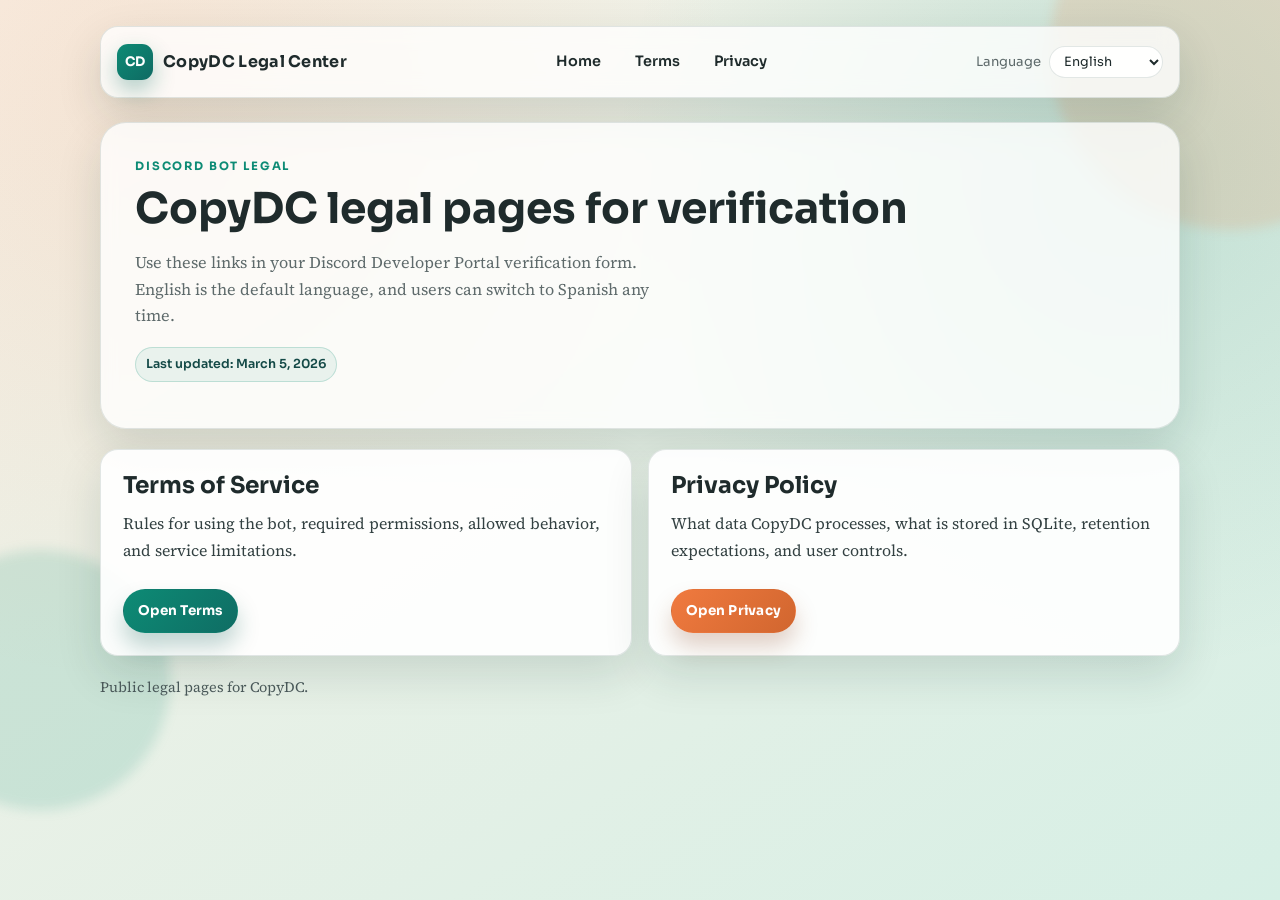
<file: web/index.html>
<!doctype html>
<html lang="en">
<head>
  <meta charset="UTF-8">
  <meta name="viewport" content="width=device-width, initial-scale=1.0">
  <title>CopyDC Legal Center</title>
  <link rel="preconnect" href="https://fonts.googleapis.com">
  <link rel="preconnect" href="https://fonts.gstatic.com" crossorigin>
  <link href="https://fonts.googleapis.com/css2?family=Sora:wght@400;600;700;800&family=Source+Serif+4:opsz,wght@8..60,400;8..60,600&display=swap" rel="stylesheet">
  <link rel="stylesheet" href="./assets/styles.css">
</head>
<body>
  <div class="orb orb-a"></div>
  <div class="orb orb-b"></div>

  <div class="shell">
    <header class="topbar">
      <a class="brand" href="./" data-localized-link>
        <span class="brand-mark">CD</span>
        <span data-i18n="brand">CopyDC Legal Center</span>
      </a>

      <nav class="nav" aria-label="Main navigation">
        <a href="./" data-localized-link data-i18n="nav_home">Home</a>
        <a href="./terms/" data-localized-link data-i18n="nav_terms">Terms</a>
        <a href="./privacy/" data-localized-link data-i18n="nav_privacy">Privacy</a>
      </nav>

      <label class="lang-wrap" for="lang-select">
        <span data-i18n="lang_label">Language</span>
        <select id="lang-select" aria-label="Language selector">
          <option value="en">English</option>
          <option value="es">Espanol</option>
        </select>
      </label>
    </header>

    <main>
      <section class="hero">
        <p class="kicker" data-i18n="home_kicker">Discord Bot Legal</p>
        <h1 data-i18n="home_title">CopyDC legal pages for verification</h1>
        <p class="lead" data-i18n="home_subtitle">
          Use these links in your Discord Developer Portal verification form. English is the default language, and users can switch to Spanish any time.
        </p>
        <p class="updated" data-i18n="home_updated">Last updated: March 5, 2026</p>
      </section>

      <section class="grid two">
        <article class="panel reveal">
          <h2 data-i18n="home_terms_title">Terms of Service</h2>
          <p data-i18n="home_terms_desc">
            Rules for using the bot, required permissions, allowed behavior, and service limitations.
          </p>
          <a class="cta" href="./terms/" data-localized-link data-i18n="home_terms_cta">Open Terms</a>
        </article>

        <article class="panel reveal">
          <h2 data-i18n="home_privacy_title">Privacy Policy</h2>
          <p data-i18n="home_privacy_desc">
            What data CopyDC processes, what is stored in SQLite, retention expectations, and user controls.
          </p>
          <a class="cta alt" href="./privacy/" data-localized-link data-i18n="home_privacy_cta">Open Privacy</a>
        </article>
      </section>
    </main>

    <footer class="footer">
      <span data-i18n="footer_note">Public legal pages for CopyDC.</span>
    </footer>
  </div>

  <script src="./assets/site.js"></script>
  <script>
    window.CopyLegal.init({
      en: {
        meta_title: "CopyDC Legal Center",
        home_kicker: "Discord Bot Legal",
        home_title: "CopyDC legal pages for verification",
        home_subtitle:
          "Use these links in your Discord Developer Portal verification form. English is the default language, and users can switch to Spanish any time.",
        home_updated: "Last updated: March 5, 2026",
        home_terms_title: "Terms of Service",
        home_terms_desc:
          "Rules for using the bot, required permissions, allowed behavior, and service limitations.",
        home_terms_cta: "Open Terms",
        home_privacy_title: "Privacy Policy",
        home_privacy_desc:
          "What data CopyDC processes, what is stored in SQLite, retention expectations, and user controls.",
        home_privacy_cta: "Open Privacy",
      },
      es: {
        meta_title: "Centro Legal CopyDC",
        home_kicker: "Legal para Bot de Discord",
        home_title: "Paginas legales de CopyDC para verificacion",
        home_subtitle:
          "Usa estos enlaces en el formulario de verificacion del Discord Developer Portal. Ingles es el idioma por defecto y se puede cambiar a espanol cuando quieran.",
        home_updated: "Ultima actualizacion: 5 de marzo de 2026",
        home_terms_title: "Terminos de Servicio",
        home_terms_desc:
          "Reglas de uso del bot, permisos necesarios, comportamiento permitido y limites del servicio.",
        home_terms_cta: "Abrir Terminos",
        home_privacy_title: "Politica de Privacidad",
        home_privacy_desc:
          "Que datos procesa CopyDC, que se guarda en SQLite, tiempos de retencion y controles de usuario.",
        home_privacy_cta: "Abrir Privacidad",
      },
    });
  </script>
</body>
</html>
</file>
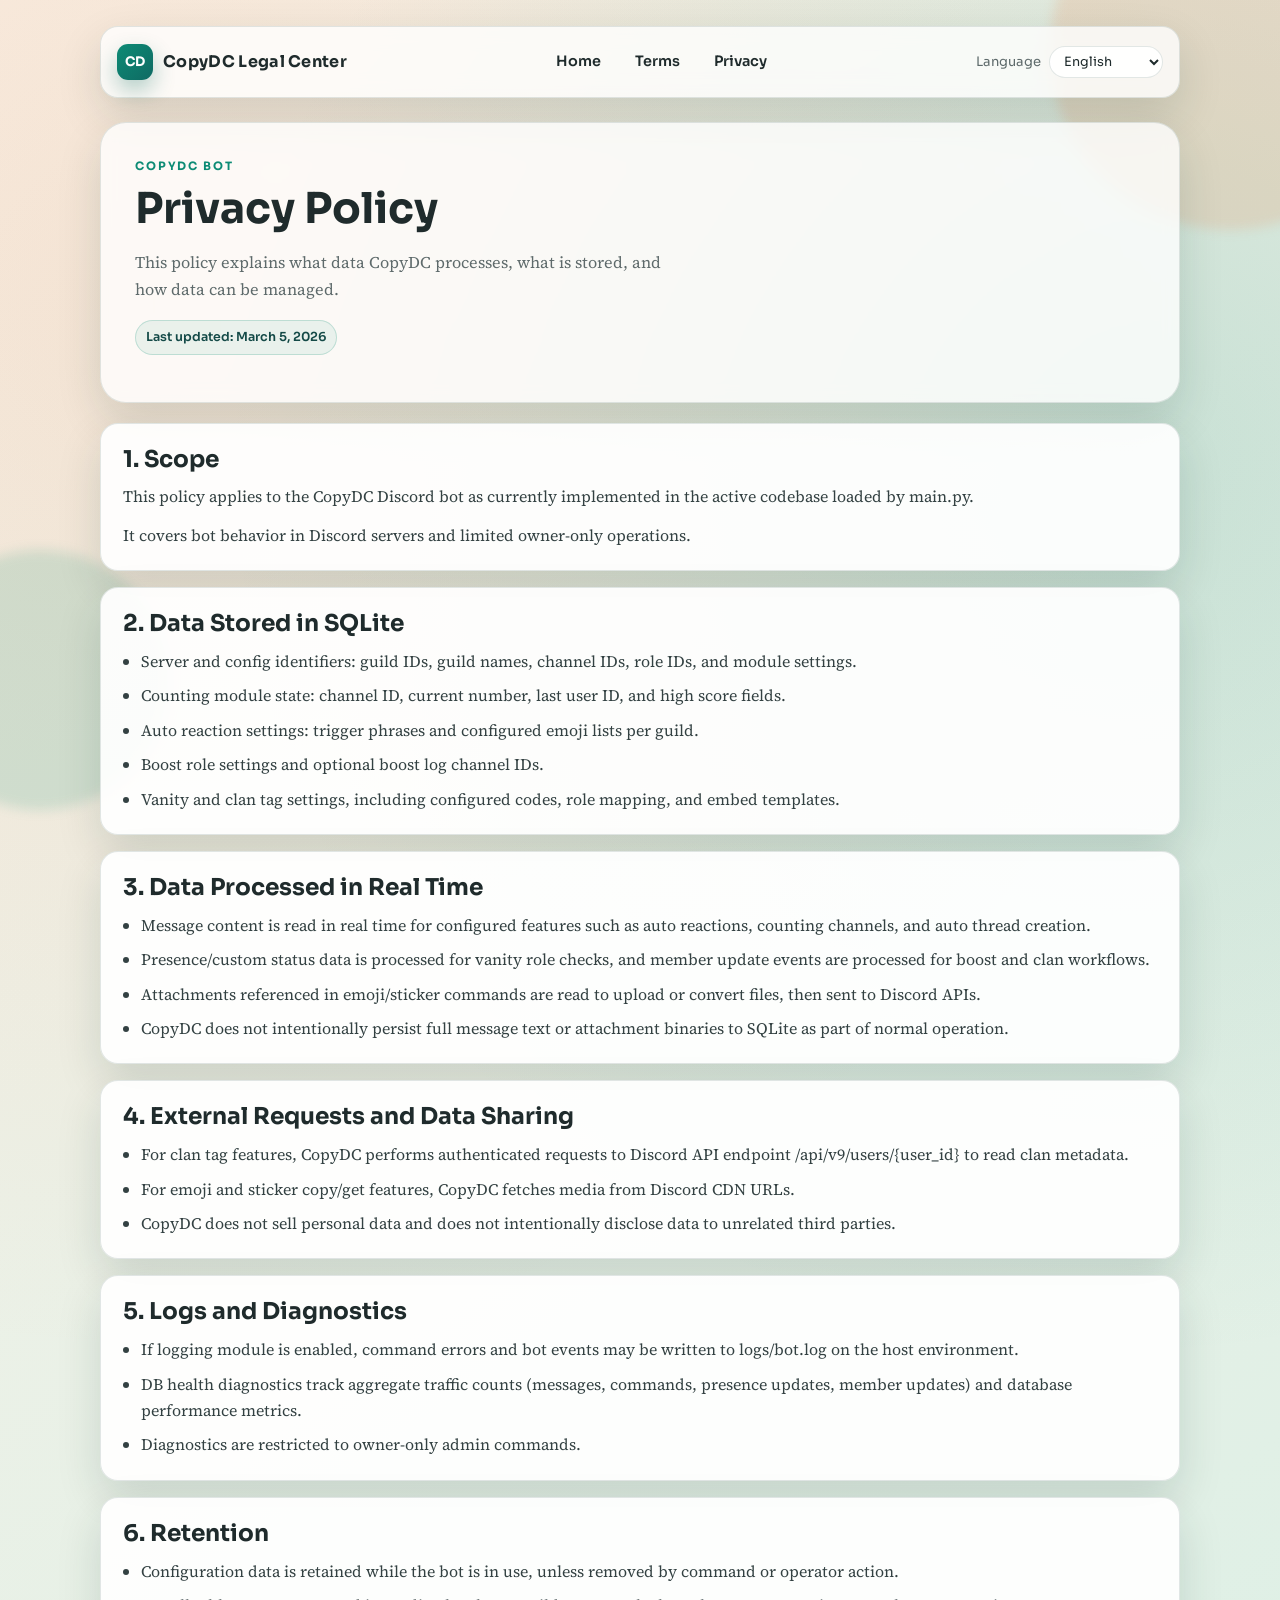
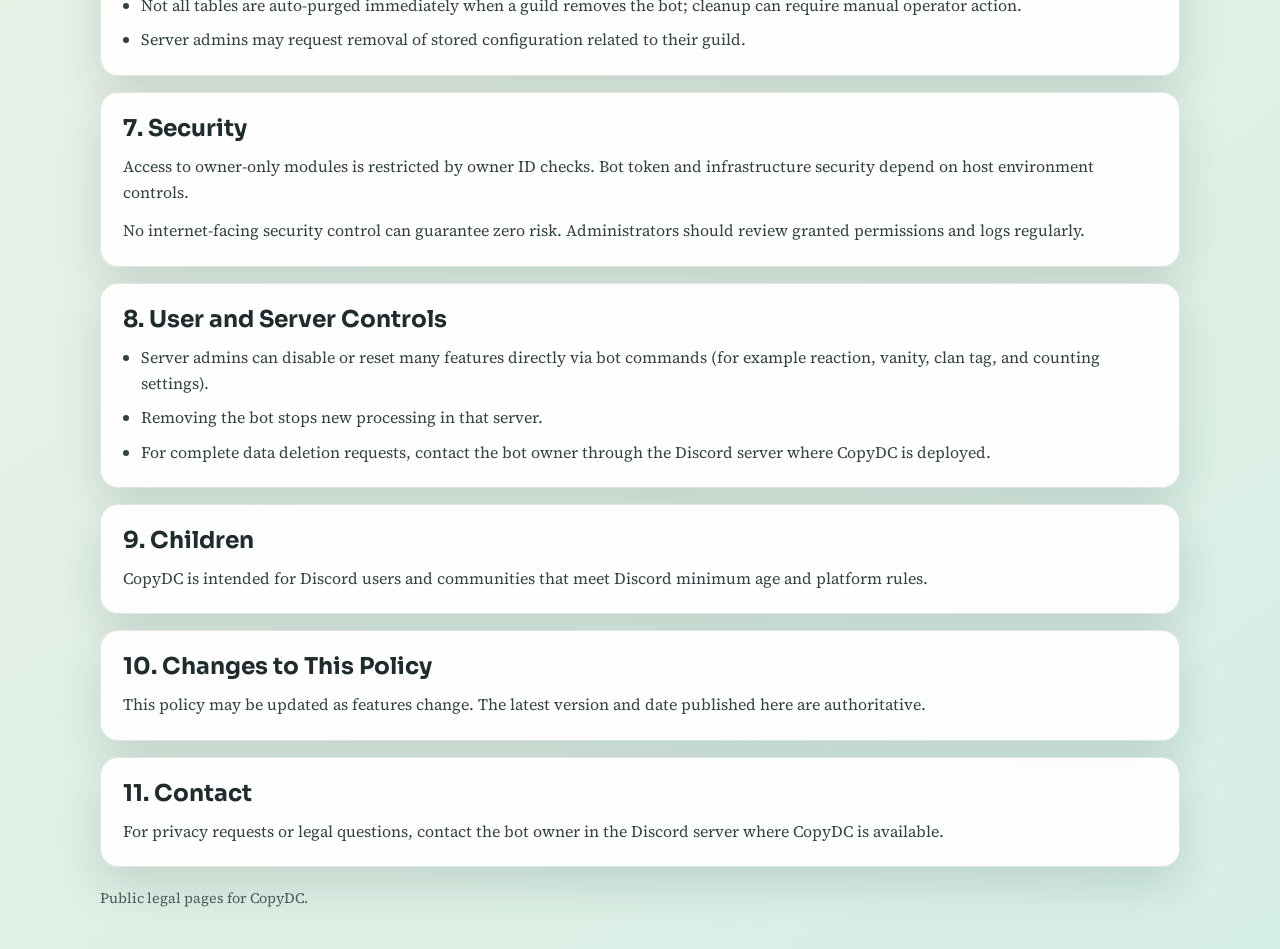
<file: web/privacy/index.html>
<!doctype html>
<html lang="en">
<head>
  <meta charset="UTF-8">
  <meta name="viewport" content="width=device-width, initial-scale=1.0">
  <title>CopyDC Privacy Policy</title>
  <link rel="preconnect" href="https://fonts.googleapis.com">
  <link rel="preconnect" href="https://fonts.gstatic.com" crossorigin>
  <link href="https://fonts.googleapis.com/css2?family=Sora:wght@400;600;700;800&family=Source+Serif+4:opsz,wght@8..60,400;8..60,600&display=swap" rel="stylesheet">
  <link rel="stylesheet" href="../assets/styles.css">
</head>
<body>
  <div class="orb orb-a"></div>
  <div class="orb orb-b"></div>

  <div class="shell">
    <header class="topbar">
      <a class="brand" href="../" data-localized-link>
        <span class="brand-mark">CD</span>
        <span data-i18n="brand">CopyDC Legal Center</span>
      </a>

      <nav class="nav" aria-label="Main navigation">
        <a href="../" data-localized-link data-i18n="nav_home">Home</a>
        <a href="../terms/" data-localized-link data-i18n="nav_terms">Terms</a>
        <a href="./" data-localized-link data-i18n="nav_privacy">Privacy</a>
      </nav>

      <label class="lang-wrap" for="lang-select">
        <span data-i18n="lang_label">Language</span>
        <select id="lang-select" aria-label="Language selector">
          <option value="en">English</option>
          <option value="es">Espanol</option>
        </select>
      </label>
    </header>

    <main>
      <section class="hero">
        <p class="kicker" data-i18n="privacy_kicker">CopyDC Bot</p>
        <h1 data-i18n="privacy_title">Privacy Policy</h1>
        <p class="lead" data-i18n="privacy_subtitle">
          This policy explains what data CopyDC processes, what is stored, and how data can be managed.
        </p>
        <p class="updated" data-i18n="privacy_updated">Last updated: March 5, 2026</p>
      </section>

      <section class="grid">
        <article class="panel reveal">
          <h2 data-i18n="privacy_scope_h">1. Scope</h2>
          <p data-i18n="privacy_scope_p1">
            This policy applies to the CopyDC Discord bot as currently implemented in the active codebase loaded by main.py.
          </p>
          <p data-i18n="privacy_scope_p2">
            It covers bot behavior in Discord servers and limited owner-only operations.
          </p>
        </article>

        <article class="panel reveal">
          <h2 data-i18n="privacy_collect_h">2. Data Stored in SQLite</h2>
          <ul>
            <li data-i18n="privacy_collect_l1">Server and config identifiers: guild IDs, guild names, channel IDs, role IDs, and module settings.</li>
            <li data-i18n="privacy_collect_l2">Counting module state: channel ID, current number, last user ID, and high score fields.</li>
            <li data-i18n="privacy_collect_l3">Auto reaction settings: trigger phrases and configured emoji lists per guild.</li>
            <li data-i18n="privacy_collect_l4">Boost role settings and optional boost log channel IDs.</li>
            <li data-i18n="privacy_collect_l5">Vanity and clan tag settings, including configured codes, role mapping, and embed templates.</li>
          </ul>
        </article>

        <article class="panel reveal">
          <h2 data-i18n="privacy_runtime_h">3. Data Processed in Real Time</h2>
          <ul>
            <li data-i18n="privacy_runtime_l1">Message content is read in real time for configured features such as auto reactions, counting channels, and auto thread creation.</li>
            <li data-i18n="privacy_runtime_l2">Presence/custom status data is processed for vanity role checks, and member update events are processed for boost and clan workflows.</li>
            <li data-i18n="privacy_runtime_l3">Attachments referenced in emoji/sticker commands are read to upload or convert files, then sent to Discord APIs.</li>
            <li data-i18n="privacy_runtime_l4">CopyDC does not intentionally persist full message text or attachment binaries to SQLite as part of normal operation.</li>
          </ul>
        </article>

        <article class="panel reveal">
          <h2 data-i18n="privacy_external_h">4. External Requests and Data Sharing</h2>
          <ul>
            <li data-i18n="privacy_external_l1">For clan tag features, CopyDC performs authenticated requests to Discord API endpoint /api/v9/users/{user_id} to read clan metadata.</li>
            <li data-i18n="privacy_external_l2">For emoji and sticker copy/get features, CopyDC fetches media from Discord CDN URLs.</li>
            <li data-i18n="privacy_external_l3">CopyDC does not sell personal data and does not intentionally disclose data to unrelated third parties.</li>
          </ul>
        </article>

        <article class="panel reveal">
          <h2 data-i18n="privacy_logs_h">5. Logs and Diagnostics</h2>
          <ul>
            <li data-i18n="privacy_logs_l1">If logging module is enabled, command errors and bot events may be written to logs/bot.log on the host environment.</li>
            <li data-i18n="privacy_logs_l2">DB health diagnostics track aggregate traffic counts (messages, commands, presence updates, member updates) and database performance metrics.</li>
            <li data-i18n="privacy_logs_l3">Diagnostics are restricted to owner-only admin commands.</li>
          </ul>
        </article>

        <article class="panel reveal">
          <h2 data-i18n="privacy_retention_h">6. Retention</h2>
          <ul>
            <li data-i18n="privacy_retention_l1">Configuration data is retained while the bot is in use, unless removed by command or operator action.</li>
            <li data-i18n="privacy_retention_l2">Not all tables are auto-purged immediately when a guild removes the bot; cleanup can require manual operator action.</li>
            <li data-i18n="privacy_retention_l3">Server admins may request removal of stored configuration related to their guild.</li>
          </ul>
        </article>

        <article class="panel reveal">
          <h2 data-i18n="privacy_security_h">7. Security</h2>
          <p data-i18n="privacy_security_p1">
            Access to owner-only modules is restricted by owner ID checks. Bot token and infrastructure security depend on host environment controls.
          </p>
          <p data-i18n="privacy_security_p2">
            No internet-facing security control can guarantee zero risk. Administrators should review granted permissions and logs regularly.
          </p>
        </article>

        <article class="panel reveal">
          <h2 data-i18n="privacy_rights_h">8. User and Server Controls</h2>
          <ul>
            <li data-i18n="privacy_rights_l1">Server admins can disable or reset many features directly via bot commands (for example reaction, vanity, clan tag, and counting settings).</li>
            <li data-i18n="privacy_rights_l2">Removing the bot stops new processing in that server.</li>
            <li data-i18n="privacy_rights_l3">For complete data deletion requests, contact the bot owner through the Discord server where CopyDC is deployed.</li>
          </ul>
        </article>

        <article class="panel reveal">
          <h2 data-i18n="privacy_children_h">9. Children</h2>
          <p data-i18n="privacy_children_p1">
            CopyDC is intended for Discord users and communities that meet Discord minimum age and platform rules.
          </p>
        </article>

        <article class="panel reveal">
          <h2 data-i18n="privacy_changes_h">10. Changes to This Policy</h2>
          <p data-i18n="privacy_changes_p1">
            This policy may be updated as features change. The latest version and date published here are authoritative.
          </p>
        </article>

        <article class="panel reveal">
          <h2 data-i18n="privacy_contact_h">11. Contact</h2>
          <p data-i18n="privacy_contact_p1">
            For privacy requests or legal questions, contact the bot owner in the Discord server where CopyDC is available.
          </p>
        </article>
      </section>
    </main>

    <footer class="footer">
      <span data-i18n="footer_note">Public legal pages for CopyDC.</span>
    </footer>
  </div>

  <script src="../assets/site.js"></script>
  <script>
    window.CopyLegal.init({
      en: {
        meta_title: "CopyDC Privacy Policy",
        privacy_kicker: "CopyDC Bot",
        privacy_title: "Privacy Policy",
        privacy_subtitle: "This policy explains what data CopyDC processes, what is stored, and how data can be managed.",
        privacy_updated: "Last updated: March 5, 2026",

        privacy_scope_h: "1. Scope",
        privacy_scope_p1: "This policy applies to the CopyDC Discord bot as currently implemented in the active codebase loaded by main.py.",
        privacy_scope_p2: "It covers bot behavior in Discord servers and limited owner-only operations.",

        privacy_collect_h: "2. Data Stored in SQLite",
        privacy_collect_l1: "Server and config identifiers: guild IDs, guild names, channel IDs, role IDs, and module settings.",
        privacy_collect_l2: "Counting module state: channel ID, current number, last user ID, and high score fields.",
        privacy_collect_l3: "Auto reaction settings: trigger phrases and configured emoji lists per guild.",
        privacy_collect_l4: "Boost role settings and optional boost log channel IDs.",
        privacy_collect_l5: "Vanity and clan tag settings, including configured codes, role mapping, and embed templates.",

        privacy_runtime_h: "3. Data Processed in Real Time",
        privacy_runtime_l1: "Message content is read in real time for configured features such as auto reactions, counting channels, and auto thread creation.",
        privacy_runtime_l2: "Presence/custom status data is processed for vanity role checks, and member update events are processed for boost and clan workflows.",
        privacy_runtime_l3: "Attachments referenced in emoji/sticker commands are read to upload or convert files, then sent to Discord APIs.",
        privacy_runtime_l4: "CopyDC does not intentionally persist full message text or attachment binaries to SQLite as part of normal operation.",

        privacy_external_h: "4. External Requests and Data Sharing",
        privacy_external_l1: "For clan tag features, CopyDC performs authenticated requests to Discord API endpoint /api/v9/users/{user_id} to read clan metadata.",
        privacy_external_l2: "For emoji and sticker copy/get features, CopyDC fetches media from Discord CDN URLs.",
        privacy_external_l3: "CopyDC does not sell personal data and does not intentionally disclose data to unrelated third parties.",

        privacy_logs_h: "5. Logs and Diagnostics",
        privacy_logs_l1: "If logging module is enabled, command errors and bot events may be written to logs/bot.log on the host environment.",
        privacy_logs_l2: "DB health diagnostics track aggregate traffic counts (messages, commands, presence updates, member updates) and database performance metrics.",
        privacy_logs_l3: "Diagnostics are restricted to owner-only admin commands.",

        privacy_retention_h: "6. Retention",
        privacy_retention_l1: "Configuration data is retained while the bot is in use, unless removed by command or operator action.",
        privacy_retention_l2: "Not all tables are auto-purged immediately when a guild removes the bot; cleanup can require manual operator action.",
        privacy_retention_l3: "Server admins may request removal of stored configuration related to their guild.",

        privacy_security_h: "7. Security",
        privacy_security_p1: "Access to owner-only modules is restricted by owner ID checks. Bot token and infrastructure security depend on host environment controls.",
        privacy_security_p2: "No internet-facing security control can guarantee zero risk. Administrators should review granted permissions and logs regularly.",

        privacy_rights_h: "8. User and Server Controls",
        privacy_rights_l1: "Server admins can disable or reset many features directly via bot commands (for example reaction, vanity, clan tag, and counting settings).",
        privacy_rights_l2: "Removing the bot stops new processing in that server.",
        privacy_rights_l3: "For complete data deletion requests, contact the bot owner through the Discord server where CopyDC is deployed.",

        privacy_children_h: "9. Children",
        privacy_children_p1: "CopyDC is intended for Discord users and communities that meet Discord minimum age and platform rules.",

        privacy_changes_h: "10. Changes to This Policy",
        privacy_changes_p1: "This policy may be updated as features change. The latest version and date published here are authoritative.",

        privacy_contact_h: "11. Contact",
        privacy_contact_p1: "For privacy requests or legal questions, contact the bot owner in the Discord server where CopyDC is available.",
      },
      es: {
        meta_title: "CopyDC Politica de Privacidad",
        privacy_kicker: "Bot CopyDC",
        privacy_title: "Politica de Privacidad",
        privacy_subtitle: "Esta politica explica que datos procesa CopyDC, que se guarda y como se pueden gestionar esos datos.",
        privacy_updated: "Ultima actualizacion: 5 de marzo de 2026",

        privacy_scope_h: "1. Alcance",
        privacy_scope_p1: "Esta politica aplica al bot de Discord CopyDC tal como esta implementado actualmente en el codigo cargado por main.py.",
        privacy_scope_p2: "Cubre el comportamiento del bot en servidores de Discord y operaciones limitadas solo para owner.",

        privacy_collect_h: "2. Datos guardados en SQLite",
        privacy_collect_l1: "Identificadores de servidor y configuracion: guild IDs, nombres de guild, channel IDs, role IDs y ajustes de modulos.",
        privacy_collect_l2: "Estado del modulo counting: channel ID, numero actual, ultimo user ID y campos de high score.",
        privacy_collect_l3: "Ajustes de auto reactions: frases trigger y listas de emojis configuradas por guild.",
        privacy_collect_l4: "Ajustes de boost roles y channel IDs opcionales para logs de boost.",
        privacy_collect_l5: "Ajustes de vanity y clan tag, incluyendo codigos configurados, mapeo de roles y plantillas de embeds.",

        privacy_runtime_h: "3. Datos procesados en tiempo real",
        privacy_runtime_l1: "El contenido de mensajes se lee en tiempo real para funciones configuradas como auto reactions, counting y creacion automatica de hilos.",
        privacy_runtime_l2: "Datos de presence/custom status se procesan para chequeos de vanity role, y eventos member update para flujos de boost y clan.",
        privacy_runtime_l3: "Adjuntos referenciados en comandos de emoji/sticker se leen para subir o convertir archivos y luego enviarlos a APIs de Discord.",
        privacy_runtime_l4: "CopyDC no guarda intencionalmente texto completo de mensajes ni binarios de adjuntos en SQLite durante operacion normal.",

        privacy_external_h: "4. Requests externas y comparticion de datos",
        privacy_external_l1: "Para funciones de clan tag, CopyDC hace requests autenticadas al endpoint de Discord API /api/v9/users/{user_id} para leer metadatos de clan.",
        privacy_external_l2: "Para funciones de copy/get de emojis y stickers, CopyDC descarga medios desde URLs de Discord CDN.",
        privacy_external_l3: "CopyDC no vende datos personales ni divulga intencionalmente datos a terceros no relacionados.",

        privacy_logs_h: "5. Logs y diagnosticos",
        privacy_logs_l1: "Si el modulo de logging esta habilitado, errores de comandos y eventos del bot pueden escribirse en logs/bot.log en el entorno host.",
        privacy_logs_l2: "Diagnosticos de DB health registran conteos agregados de trafico (mensajes, comandos, presence updates, member updates) y metricas de rendimiento de base de datos.",
        privacy_logs_l3: "Los diagnosticos estan restringidos a comandos admin solo de owner.",

        privacy_retention_h: "6. Retencion",
        privacy_retention_l1: "Los datos de configuracion se conservan mientras el bot este en uso, salvo que se eliminen por comando o accion del operador.",
        privacy_retention_l2: "No todas las tablas se limpian automaticamente al instante cuando un guild quita el bot; la limpieza puede requerir accion manual del operador.",
        privacy_retention_l3: "Admins de servidor pueden solicitar eliminacion de configuracion almacenada relacionada con su guild.",

        privacy_security_h: "7. Seguridad",
        privacy_security_p1: "El acceso a modulos solo de owner esta restringido por verificaciones de owner ID. La seguridad del bot token y de la infraestructura depende de controles del entorno host.",
        privacy_security_p2: "Ningun control de seguridad conectado a internet garantiza riesgo cero. Los administradores deben revisar permisos otorgados y logs de forma regular.",

        privacy_rights_h: "8. Controles de usuario y servidor",
        privacy_rights_l1: "Admins de servidor pueden desactivar o resetear muchas funciones directamente con comandos del bot (por ejemplo reaction, vanity, clan tag y counting).",
        privacy_rights_l2: "Quitar el bot detiene nuevo procesamiento en ese servidor.",
        privacy_rights_l3: "Para solicitudes de borrado completo de datos, contacta al owner del bot a traves del servidor de Discord donde esta desplegado CopyDC.",

        privacy_children_h: "9. Menores",
        privacy_children_p1: "CopyDC esta orientado a usuarios y comunidades de Discord que cumplen la edad minima y reglas de la plataforma Discord.",

        privacy_changes_h: "10. Cambios a esta politica",
        privacy_changes_p1: "Esta politica puede actualizarse cuando cambien funciones. La version mas reciente y fecha publicadas aqui son las validas.",

        privacy_contact_h: "11. Contacto",
        privacy_contact_p1: "Para solicitudes de privacidad o dudas legales, contacta al owner del bot en el servidor de Discord donde CopyDC este disponible.",
      },
    });
  </script>
</body>
</html>
</file>
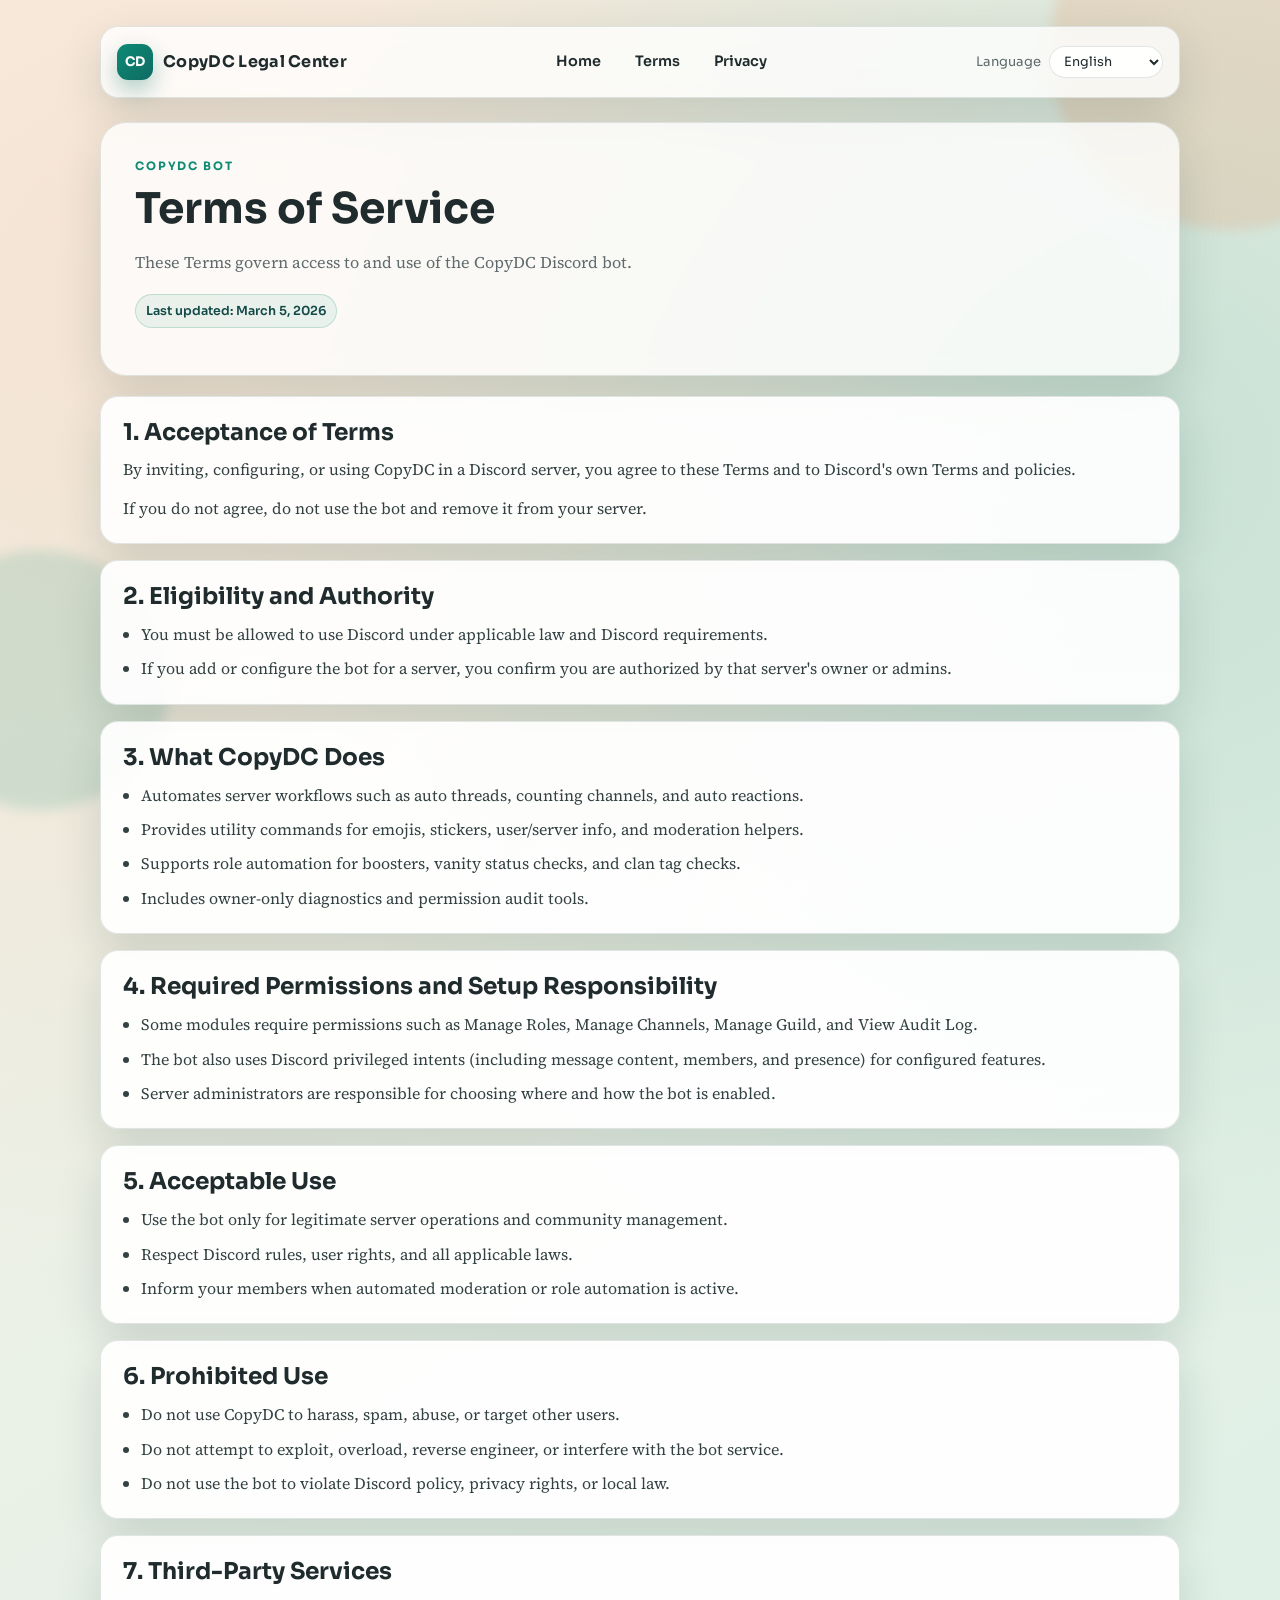
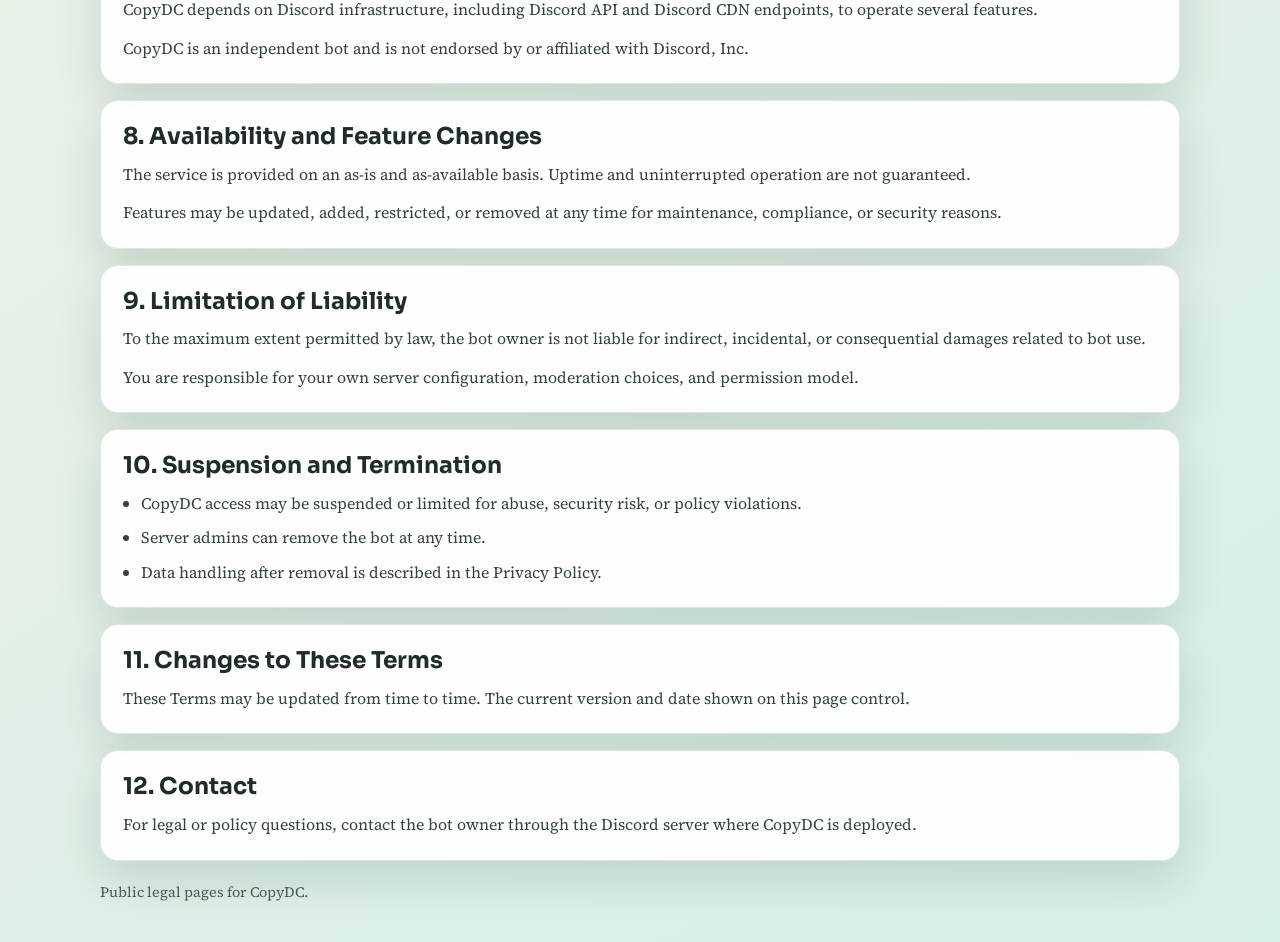
<file: web/terms/index.html>
<!doctype html>
<html lang="en">
<head>
  <meta charset="UTF-8">
  <meta name="viewport" content="width=device-width, initial-scale=1.0">
  <title>CopyDC Terms of Service</title>
  <link rel="preconnect" href="https://fonts.googleapis.com">
  <link rel="preconnect" href="https://fonts.gstatic.com" crossorigin>
  <link href="https://fonts.googleapis.com/css2?family=Sora:wght@400;600;700;800&family=Source+Serif+4:opsz,wght@8..60,400;8..60,600&display=swap" rel="stylesheet">
  <link rel="stylesheet" href="../assets/styles.css">
</head>
<body>
  <div class="orb orb-a"></div>
  <div class="orb orb-b"></div>

  <div class="shell">
    <header class="topbar">
      <a class="brand" href="../" data-localized-link>
        <span class="brand-mark">CD</span>
        <span data-i18n="brand">CopyDC Legal Center</span>
      </a>

      <nav class="nav" aria-label="Main navigation">
        <a href="../" data-localized-link data-i18n="nav_home">Home</a>
        <a href="./" data-localized-link data-i18n="nav_terms">Terms</a>
        <a href="../privacy/" data-localized-link data-i18n="nav_privacy">Privacy</a>
      </nav>

      <label class="lang-wrap" for="lang-select">
        <span data-i18n="lang_label">Language</span>
        <select id="lang-select" aria-label="Language selector">
          <option value="en">English</option>
          <option value="es">Espanol</option>
        </select>
      </label>
    </header>

    <main>
      <section class="hero">
        <p class="kicker" data-i18n="tos_kicker">CopyDC Bot</p>
        <h1 data-i18n="tos_title">Terms of Service</h1>
        <p class="lead" data-i18n="tos_subtitle">
          These Terms govern access to and use of the CopyDC Discord bot.
        </p>
        <p class="updated" data-i18n="tos_updated">Last updated: March 5, 2026</p>
      </section>

      <section class="grid">
        <article class="panel reveal">
          <h2 data-i18n="tos_accept_h">1. Acceptance of Terms</h2>
          <p data-i18n="tos_accept_p1">
            By inviting, configuring, or using CopyDC in a Discord server, you agree to these Terms and to Discord's own Terms and policies.
          </p>
          <p data-i18n="tos_accept_p2">
            If you do not agree, do not use the bot and remove it from your server.
          </p>
        </article>

        <article class="panel reveal">
          <h2 data-i18n="tos_eligibility_h">2. Eligibility and Authority</h2>
          <ul>
            <li data-i18n="tos_eligibility_l1">You must be allowed to use Discord under applicable law and Discord requirements.</li>
            <li data-i18n="tos_eligibility_l2">If you add or configure the bot for a server, you confirm you are authorized by that server's owner or admins.</li>
          </ul>
        </article>

        <article class="panel reveal">
          <h2 data-i18n="tos_service_h">3. What CopyDC Does</h2>
          <ul>
            <li data-i18n="tos_service_l1">Automates server workflows such as auto threads, counting channels, and auto reactions.</li>
            <li data-i18n="tos_service_l2">Provides utility commands for emojis, stickers, user/server info, and moderation helpers.</li>
            <li data-i18n="tos_service_l3">Supports role automation for boosters, vanity status checks, and clan tag checks.</li>
            <li data-i18n="tos_service_l4">Includes owner-only diagnostics and permission audit tools.</li>
          </ul>
        </article>

        <article class="panel reveal">
          <h2 data-i18n="tos_permissions_h">4. Required Permissions and Setup Responsibility</h2>
          <ul>
            <li data-i18n="tos_permissions_l1">Some modules require permissions such as Manage Roles, Manage Channels, Manage Guild, and View Audit Log.</li>
            <li data-i18n="tos_permissions_l2">The bot also uses Discord privileged intents (including message content, members, and presence) for configured features.</li>
            <li data-i18n="tos_permissions_l3">Server administrators are responsible for choosing where and how the bot is enabled.</li>
          </ul>
        </article>

        <article class="panel reveal">
          <h2 data-i18n="tos_use_h">5. Acceptable Use</h2>
          <ul>
            <li data-i18n="tos_use_l1">Use the bot only for legitimate server operations and community management.</li>
            <li data-i18n="tos_use_l2">Respect Discord rules, user rights, and all applicable laws.</li>
            <li data-i18n="tos_use_l3">Inform your members when automated moderation or role automation is active.</li>
          </ul>
        </article>

        <article class="panel reveal">
          <h2 data-i18n="tos_prohibited_h">6. Prohibited Use</h2>
          <ul>
            <li data-i18n="tos_prohibited_l1">Do not use CopyDC to harass, spam, abuse, or target other users.</li>
            <li data-i18n="tos_prohibited_l2">Do not attempt to exploit, overload, reverse engineer, or interfere with the bot service.</li>
            <li data-i18n="tos_prohibited_l3">Do not use the bot to violate Discord policy, privacy rights, or local law.</li>
          </ul>
        </article>

        <article class="panel reveal">
          <h2 data-i18n="tos_third_h">7. Third-Party Services</h2>
          <p data-i18n="tos_third_p1">
            CopyDC depends on Discord infrastructure, including Discord API and Discord CDN endpoints, to operate several features.
          </p>
          <p data-i18n="tos_third_p2">
            CopyDC is an independent bot and is not endorsed by or affiliated with Discord, Inc.
          </p>
        </article>

        <article class="panel reveal">
          <h2 data-i18n="tos_availability_h">8. Availability and Feature Changes</h2>
          <p data-i18n="tos_availability_p1">
            The service is provided on an as-is and as-available basis. Uptime and uninterrupted operation are not guaranteed.
          </p>
          <p data-i18n="tos_availability_p2">
            Features may be updated, added, restricted, or removed at any time for maintenance, compliance, or security reasons.
          </p>
        </article>

        <article class="panel reveal">
          <h2 data-i18n="tos_liability_h">9. Limitation of Liability</h2>
          <p data-i18n="tos_liability_p1">
            To the maximum extent permitted by law, the bot owner is not liable for indirect, incidental, or consequential damages related to bot use.
          </p>
          <p data-i18n="tos_liability_p2">
            You are responsible for your own server configuration, moderation choices, and permission model.
          </p>
        </article>

        <article class="panel reveal">
          <h2 data-i18n="tos_termination_h">10. Suspension and Termination</h2>
          <ul>
            <li data-i18n="tos_termination_l1">CopyDC access may be suspended or limited for abuse, security risk, or policy violations.</li>
            <li data-i18n="tos_termination_l2">Server admins can remove the bot at any time.</li>
            <li data-i18n="tos_termination_l3">Data handling after removal is described in the Privacy Policy.</li>
          </ul>
        </article>

        <article class="panel reveal">
          <h2 data-i18n="tos_changes_h">11. Changes to These Terms</h2>
          <p data-i18n="tos_changes_p1">
            These Terms may be updated from time to time. The current version and date shown on this page control.
          </p>
        </article>

        <article class="panel reveal">
          <h2 data-i18n="tos_contact_h">12. Contact</h2>
          <p data-i18n="tos_contact_p1">
            For legal or policy questions, contact the bot owner through the Discord server where CopyDC is deployed.
          </p>
        </article>
      </section>
    </main>

    <footer class="footer">
      <span data-i18n="footer_note">Public legal pages for CopyDC.</span>
    </footer>
  </div>

  <script src="../assets/site.js"></script>
  <script>
    window.CopyLegal.init({
      en: {
        meta_title: "CopyDC Terms of Service",
        tos_kicker: "CopyDC Bot",
        tos_title: "Terms of Service",
        tos_subtitle: "These Terms govern access to and use of the CopyDC Discord bot.",
        tos_updated: "Last updated: March 5, 2026",

        tos_accept_h: "1. Acceptance of Terms",
        tos_accept_p1: "By inviting, configuring, or using CopyDC in a Discord server, you agree to these Terms and to Discord's own Terms and policies.",
        tos_accept_p2: "If you do not agree, do not use the bot and remove it from your server.",

        tos_eligibility_h: "2. Eligibility and Authority",
        tos_eligibility_l1: "You must be allowed to use Discord under applicable law and Discord requirements.",
        tos_eligibility_l2: "If you add or configure the bot for a server, you confirm you are authorized by that server's owner or admins.",

        tos_service_h: "3. What CopyDC Does",
        tos_service_l1: "Automates server workflows such as auto threads, counting channels, and auto reactions.",
        tos_service_l2: "Provides utility commands for emojis, stickers, user/server info, and moderation helpers.",
        tos_service_l3: "Supports role automation for boosters, vanity status checks, and clan tag checks.",
        tos_service_l4: "Includes owner-only diagnostics and permission audit tools.",

        tos_permissions_h: "4. Required Permissions and Setup Responsibility",
        tos_permissions_l1: "Some modules require permissions such as Manage Roles, Manage Channels, Manage Guild, and View Audit Log.",
        tos_permissions_l2: "The bot also uses Discord privileged intents (including message content, members, and presence) for configured features.",
        tos_permissions_l3: "Server administrators are responsible for choosing where and how the bot is enabled.",

        tos_use_h: "5. Acceptable Use",
        tos_use_l1: "Use the bot only for legitimate server operations and community management.",
        tos_use_l2: "Respect Discord rules, user rights, and all applicable laws.",
        tos_use_l3: "Inform your members when automated moderation or role automation is active.",

        tos_prohibited_h: "6. Prohibited Use",
        tos_prohibited_l1: "Do not use CopyDC to harass, spam, abuse, or target other users.",
        tos_prohibited_l2: "Do not attempt to exploit, overload, reverse engineer, or interfere with the bot service.",
        tos_prohibited_l3: "Do not use the bot to violate Discord policy, privacy rights, or local law.",

        tos_third_h: "7. Third-Party Services",
        tos_third_p1: "CopyDC depends on Discord infrastructure, including Discord API and Discord CDN endpoints, to operate several features.",
        tos_third_p2: "CopyDC is an independent bot and is not endorsed by or affiliated with Discord, Inc.",

        tos_availability_h: "8. Availability and Feature Changes",
        tos_availability_p1: "The service is provided on an as-is and as-available basis. Uptime and uninterrupted operation are not guaranteed.",
        tos_availability_p2: "Features may be updated, added, restricted, or removed at any time for maintenance, compliance, or security reasons.",

        tos_liability_h: "9. Limitation of Liability",
        tos_liability_p1: "To the maximum extent permitted by law, the bot owner is not liable for indirect, incidental, or consequential damages related to bot use.",
        tos_liability_p2: "You are responsible for your own server configuration, moderation choices, and permission model.",

        tos_termination_h: "10. Suspension and Termination",
        tos_termination_l1: "CopyDC access may be suspended or limited for abuse, security risk, or policy violations.",
        tos_termination_l2: "Server admins can remove the bot at any time.",
        tos_termination_l3: "Data handling after removal is described in the Privacy Policy.",

        tos_changes_h: "11. Changes to These Terms",
        tos_changes_p1: "These Terms may be updated from time to time. The current version and date shown on this page control.",

        tos_contact_h: "12. Contact",
        tos_contact_p1: "For legal or policy questions, contact the bot owner through the Discord server where CopyDC is deployed.",
      },
      es: {
        meta_title: "CopyDC Terminos de Servicio",
        tos_kicker: "Bot CopyDC",
        tos_title: "Terminos de Servicio",
        tos_subtitle: "Estos Terminos regulan el acceso y uso del bot de Discord CopyDC.",
        tos_updated: "Ultima actualizacion: 5 de marzo de 2026",

        tos_accept_h: "1. Aceptacion de Terminos",
        tos_accept_p1: "Al invitar, configurar o usar CopyDC en un servidor de Discord, aceptas estos Terminos y tambien los Terminos y politicas de Discord.",
        tos_accept_p2: "Si no estas de acuerdo, no uses el bot y retiralo de tu servidor.",

        tos_eligibility_h: "2. Elegibilidad y Autoridad",
        tos_eligibility_l1: "Debes estar autorizado para usar Discord segun la ley aplicable y los requisitos de Discord.",
        tos_eligibility_l2: "Si agregas o configuras el bot en un servidor, confirmas que tienes autorizacion del owner o admins de ese servidor.",

        tos_service_h: "3. Que hace CopyDC",
        tos_service_l1: "Automatiza flujos del servidor como hilos automaticos, canales de conteo y reacciones automaticas.",
        tos_service_l2: "Ofrece comandos de utilidad para emojis, stickers, informacion de usuario/servidor y ayudas de moderacion.",
        tos_service_l3: "Incluye automatizacion de roles para boosters, chequeos de vanity status y chequeos de clan tag.",
        tos_service_l4: "Incluye herramientas de diagnostico y auditoria de permisos solo para el owner del bot.",

        tos_permissions_h: "4. Permisos requeridos y responsabilidad de configuracion",
        tos_permissions_l1: "Algunos modulos requieren permisos como Manage Roles, Manage Channels, Manage Guild y View Audit Log.",
        tos_permissions_l2: "El bot tambien usa intents privilegiados de Discord (incluyendo message content, members y presence) para funciones configuradas.",
        tos_permissions_l3: "Los administradores del servidor son responsables de decidir donde y como habilitan el bot.",

        tos_use_h: "5. Uso permitido",
        tos_use_l1: "Usa el bot solo para operacion legitima del servidor y gestion de comunidad.",
        tos_use_l2: "Respeta reglas de Discord, derechos de usuarios y leyes aplicables.",
        tos_use_l3: "Informa a tus miembros cuando haya moderacion automatica o automatizacion de roles activa.",

        tos_prohibited_h: "6. Uso prohibido",
        tos_prohibited_l1: "No uses CopyDC para acoso, spam, abuso o ataques hacia otros usuarios.",
        tos_prohibited_l2: "No intentes explotar, sobrecargar, invertir ingenieria o interferir con el servicio del bot.",
        tos_prohibited_l3: "No uses el bot para violar politicas de Discord, derechos de privacidad o leyes locales.",

        tos_third_h: "7. Servicios de terceros",
        tos_third_p1: "CopyDC depende de infraestructura de Discord, incluyendo Discord API y endpoints de Discord CDN, para operar varias funciones.",
        tos_third_p2: "CopyDC es un bot independiente y no esta afiliado ni respaldado por Discord, Inc.",

        tos_availability_h: "8. Disponibilidad y cambios de funciones",
        tos_availability_p1: "El servicio se ofrece tal cual y segun disponibilidad. No se garantiza uptime ni operacion ininterrumpida.",
        tos_availability_p2: "Las funciones pueden actualizarse, agregarse, limitarse o retirarse en cualquier momento por mantenimiento, cumplimiento o seguridad.",

        tos_liability_h: "9. Limitacion de responsabilidad",
        tos_liability_p1: "En el maximo permitido por ley, el owner del bot no responde por danos indirectos, incidentales o consecuentes relacionados con el uso del bot.",
        tos_liability_p2: "Tu eres responsable de la configuracion de tu servidor, decisiones de moderacion y modelo de permisos.",

        tos_termination_h: "10. Suspension y terminacion",
        tos_termination_l1: "El acceso a CopyDC puede suspenderse o limitarse por abuso, riesgo de seguridad o violaciones de politica.",
        tos_termination_l2: "Los admins del servidor pueden quitar el bot en cualquier momento.",
        tos_termination_l3: "El manejo de datos despues de retirar el bot se describe en la Politica de Privacidad.",

        tos_changes_h: "11. Cambios a estos Terminos",
        tos_changes_p1: "Estos Terminos pueden actualizarse periodicamente. Controla la version actual y fecha mostrada en esta pagina.",

        tos_contact_h: "12. Contacto",
        tos_contact_p1: "Para dudas legales o de politica, contacta al owner del bot por el mismo servidor de Discord donde esta desplegado CopyDC.",
      },
    });
  </script>
</body>
</html>
</file>
<file: assets/styles.css>
:root {
  --bg-soft: #f8f2e8;
  --bg-deep: #d6efe5;
  --paper: rgba(255, 255, 255, 0.78);
  --paper-strong: rgba(255, 255, 255, 0.92);
  --ink: #1f2b2c;
  --muted: #5e6a6b;
  --line: rgba(20, 60, 52, 0.12);
  --brand: #0d8b75;
  --brand-2: #f07a3f;
  --shadow: 0 18px 45px rgba(14, 47, 43, 0.14);
  --radius-xl: 26px;
  --radius-lg: 18px;
  --radius-md: 12px;
}

*,
*::before,
*::after {
  box-sizing: border-box;
}

html,
body {
  margin: 0;
  min-height: 100%;
}

body {
  font-family: "Source Serif 4", "Times New Roman", serif;
  color: var(--ink);
  background:
    radial-gradient(circle at 12% 12%, rgba(240, 122, 63, 0.12), transparent 42%),
    radial-gradient(circle at 88% 18%, rgba(13, 139, 117, 0.16), transparent 38%),
    linear-gradient(145deg, var(--bg-soft), var(--bg-deep));
  line-height: 1.65;
  position: relative;
  overflow-x: hidden;
}

.orb {
  position: fixed;
  z-index: 0;
  border-radius: 999px;
  pointer-events: none;
  filter: blur(6px);
}

.orb-a {
  width: 360px;
  height: 360px;
  background: rgba(240, 122, 63, 0.16);
  top: -130px;
  right: -130px;
}

.orb-b {
  width: 260px;
  height: 260px;
  background: rgba(13, 139, 117, 0.14);
  left: -90px;
  bottom: 10vh;
}

.shell {
  position: relative;
  z-index: 1;
  width: min(1080px, 92vw);
  margin: 0 auto;
  padding: 26px 0 38px;
}

.topbar {
  display: flex;
  align-items: center;
  justify-content: space-between;
  gap: 16px;
  padding: 14px 16px;
  border: 1px solid var(--line);
  border-radius: var(--radius-lg);
  background: var(--paper);
  backdrop-filter: blur(10px);
  box-shadow: var(--shadow);
}

.brand {
  display: inline-flex;
  align-items: center;
  gap: 10px;
  text-decoration: none;
  color: var(--ink);
  font-family: "Sora", sans-serif;
  font-weight: 700;
  letter-spacing: 0.02em;
}

.brand-mark {
  width: 36px;
  height: 36px;
  border-radius: 11px;
  display: grid;
  place-items: center;
  font-size: 0.82rem;
  color: #fff;
  background: linear-gradient(135deg, var(--brand), #0f6a63);
  box-shadow: 0 10px 22px rgba(12, 108, 95, 0.32);
}

.nav {
  display: flex;
  align-items: center;
  gap: 8px;
  flex-wrap: wrap;
}

.nav a {
  text-decoration: none;
  color: var(--ink);
  font-family: "Sora", sans-serif;
  font-size: 0.9rem;
  font-weight: 600;
  padding: 8px 12px;
  border-radius: 999px;
  border: 1px solid transparent;
  transition: background-color 0.25s ease, border-color 0.25s ease, transform 0.25s ease;
}

.nav a:hover,
.nav a:focus-visible {
  background: rgba(13, 139, 117, 0.1);
  border-color: rgba(13, 139, 117, 0.22);
  transform: translateY(-1px);
}

.lang-wrap {
  display: inline-flex;
  align-items: center;
  gap: 8px;
  font-family: "Sora", sans-serif;
  font-size: 0.82rem;
  color: var(--muted);
}

.lang-wrap select {
  border: 1px solid var(--line);
  border-radius: 999px;
  background: var(--paper-strong);
  color: var(--ink);
  font-family: "Sora", sans-serif;
  font-size: 0.8rem;
  padding: 6px 30px 6px 10px;
  outline: none;
  transition: border-color 0.2s ease, box-shadow 0.2s ease;
}

.lang-wrap select:focus {
  border-color: rgba(13, 139, 117, 0.45);
  box-shadow: 0 0 0 3px rgba(13, 139, 117, 0.16);
}

.hero {
  margin-top: 24px;
  padding: 34px;
  border-radius: var(--radius-xl);
  border: 1px solid var(--line);
  background: var(--paper);
  backdrop-filter: blur(8px);
  box-shadow: var(--shadow);
  animation: rise-in 0.75s cubic-bezier(0.2, 0.7, 0.2, 1) both;
}

.kicker {
  margin: 0 0 8px;
  font-family: "Sora", sans-serif;
  text-transform: uppercase;
  letter-spacing: 0.16em;
  font-weight: 700;
  font-size: 0.72rem;
  color: var(--brand);
}

h1,
h2,
h3 {
  font-family: "Sora", sans-serif;
  line-height: 1.2;
  margin: 0;
}

h1 {
  font-size: clamp(1.8rem, 4vw, 2.65rem);
  margin-top: 4px;
}

h2 {
  font-size: clamp(1.15rem, 2.2vw, 1.45rem);
  margin-bottom: 10px;
}

.lead {
  margin: 14px 0 0;
  max-width: 68ch;
  color: var(--muted);
  font-size: 1.02rem;
}

.updated {
  margin-top: 18px;
  display: inline-flex;
  align-items: center;
  gap: 8px;
  padding: 6px 10px;
  border-radius: 999px;
  border: 1px solid rgba(13, 139, 117, 0.2);
  background: rgba(13, 139, 117, 0.08);
  color: #144a47;
  font-family: "Sora", sans-serif;
  font-size: 0.78rem;
  font-weight: 600;
}

.grid {
  margin-top: 20px;
  display: grid;
  gap: 16px;
}

.grid.two {
  grid-template-columns: repeat(2, minmax(0, 1fr));
}

.panel {
  border-radius: var(--radius-lg);
  border: 1px solid var(--line);
  background: var(--paper-strong);
  box-shadow: var(--shadow);
  padding: 22px;
}

.panel p {
  margin: 0 0 12px;
  color: #334142;
}

.panel p:last-child {
  margin-bottom: 0;
}

.panel ul {
  margin: 0;
  padding-left: 18px;
}

.panel li {
  margin-bottom: 8px;
  color: #334142;
}

.panel li:last-child {
  margin-bottom: 0;
}

.cta {
  margin-top: 14px;
  display: inline-flex;
  align-items: center;
  justify-content: center;
  gap: 8px;
  text-decoration: none;
  border: 1px solid transparent;
  border-radius: 999px;
  font-family: "Sora", sans-serif;
  font-size: 0.84rem;
  font-weight: 700;
  letter-spacing: 0.02em;
  padding: 10px 14px;
  color: #ffffff;
  background: linear-gradient(130deg, var(--brand), #0f6d64);
  transition: transform 0.25s ease, box-shadow 0.25s ease, filter 0.25s ease;
  box-shadow: 0 14px 22px rgba(11, 92, 81, 0.25);
}

.cta.alt {
  background: linear-gradient(130deg, var(--brand-2), #d1662f);
  box-shadow: 0 14px 22px rgba(145, 74, 34, 0.25);
}

.cta:hover,
.cta:focus-visible {
  transform: translateY(-2px);
  filter: saturate(1.08);
}

.footer {
  margin-top: 20px;
  color: #4c5a5b;
  font-size: 0.9rem;
}

.reveal {
  opacity: 0;
  transform: translateY(18px);
}

.reveal.is-visible {
  opacity: 1;
  transform: translateY(0);
  transition: opacity 0.55s ease, transform 0.55s ease;
}

@keyframes rise-in {
  from {
    opacity: 0;
    transform: translateY(24px);
  }
  to {
    opacity: 1;
    transform: translateY(0);
  }
}

@media (max-width: 880px) {
  .topbar {
    flex-wrap: wrap;
    justify-content: center;
  }

  .grid.two {
    grid-template-columns: 1fr;
  }

  .hero {
    padding: 26px 20px;
  }

  .panel {
    padding: 18px;
  }
}

@media (prefers-reduced-motion: reduce) {
  .hero,
  .reveal,
  .reveal.is-visible,
  .cta,
  .nav a {
    animation: none !important;
    transition: none !important;
    transform: none !important;
  }
}
</file>
<file: web/assets/styles.css>
:root {
  --bg-soft: #f8f2e8;
  --bg-deep: #d6efe5;
  --paper: rgba(255, 255, 255, 0.78);
  --paper-strong: rgba(255, 255, 255, 0.92);
  --ink: #1f2b2c;
  --muted: #5e6a6b;
  --line: rgba(20, 60, 52, 0.12);
  --brand: #0d8b75;
  --brand-2: #f07a3f;
  --shadow: 0 18px 45px rgba(14, 47, 43, 0.14);
  --radius-xl: 26px;
  --radius-lg: 18px;
  --radius-md: 12px;
}

*,
*::before,
*::after {
  box-sizing: border-box;
}

html,
body {
  margin: 0;
  min-height: 100%;
}

body {
  font-family: "Source Serif 4", "Times New Roman", serif;
  color: var(--ink);
  background:
    radial-gradient(circle at 12% 12%, rgba(240, 122, 63, 0.12), transparent 42%),
    radial-gradient(circle at 88% 18%, rgba(13, 139, 117, 0.16), transparent 38%),
    linear-gradient(145deg, var(--bg-soft), var(--bg-deep));
  line-height: 1.65;
  position: relative;
  overflow-x: hidden;
}

.orb {
  position: fixed;
  z-index: 0;
  border-radius: 999px;
  pointer-events: none;
  filter: blur(6px);
}

.orb-a {
  width: 360px;
  height: 360px;
  background: rgba(240, 122, 63, 0.16);
  top: -130px;
  right: -130px;
}

.orb-b {
  width: 260px;
  height: 260px;
  background: rgba(13, 139, 117, 0.14);
  left: -90px;
  bottom: 10vh;
}

.shell {
  position: relative;
  z-index: 1;
  width: min(1080px, 92vw);
  margin: 0 auto;
  padding: 26px 0 38px;
}

.topbar {
  display: flex;
  align-items: center;
  justify-content: space-between;
  gap: 16px;
  padding: 14px 16px;
  border: 1px solid var(--line);
  border-radius: var(--radius-lg);
  background: var(--paper);
  backdrop-filter: blur(10px);
  box-shadow: var(--shadow);
}

.brand {
  display: inline-flex;
  align-items: center;
  gap: 10px;
  text-decoration: none;
  color: var(--ink);
  font-family: "Sora", sans-serif;
  font-weight: 700;
  letter-spacing: 0.02em;
}

.brand-mark {
  width: 36px;
  height: 36px;
  border-radius: 11px;
  display: grid;
  place-items: center;
  font-size: 0.82rem;
  color: #fff;
  background: linear-gradient(135deg, var(--brand), #0f6a63);
  box-shadow: 0 10px 22px rgba(12, 108, 95, 0.32);
}

.nav {
  display: flex;
  align-items: center;
  gap: 8px;
  flex-wrap: wrap;
}

.nav a {
  text-decoration: none;
  color: var(--ink);
  font-family: "Sora", sans-serif;
  font-size: 0.9rem;
  font-weight: 600;
  padding: 8px 12px;
  border-radius: 999px;
  border: 1px solid transparent;
  transition: background-color 0.25s ease, border-color 0.25s ease, transform 0.25s ease;
}

.nav a:hover,
.nav a:focus-visible {
  background: rgba(13, 139, 117, 0.1);
  border-color: rgba(13, 139, 117, 0.22);
  transform: translateY(-1px);
}

.lang-wrap {
  display: inline-flex;
  align-items: center;
  gap: 8px;
  font-family: "Sora", sans-serif;
  font-size: 0.82rem;
  color: var(--muted);
}

.lang-wrap select {
  border: 1px solid var(--line);
  border-radius: 999px;
  background: var(--paper-strong);
  color: var(--ink);
  font-family: "Sora", sans-serif;
  font-size: 0.8rem;
  padding: 6px 30px 6px 10px;
  outline: none;
  transition: border-color 0.2s ease, box-shadow 0.2s ease;
}

.lang-wrap select:focus {
  border-color: rgba(13, 139, 117, 0.45);
  box-shadow: 0 0 0 3px rgba(13, 139, 117, 0.16);
}

.hero {
  margin-top: 24px;
  padding: 34px;
  border-radius: var(--radius-xl);
  border: 1px solid var(--line);
  background: var(--paper);
  backdrop-filter: blur(8px);
  box-shadow: var(--shadow);
  animation: rise-in 0.75s cubic-bezier(0.2, 0.7, 0.2, 1) both;
}

.kicker {
  margin: 0 0 8px;
  font-family: "Sora", sans-serif;
  text-transform: uppercase;
  letter-spacing: 0.16em;
  font-weight: 700;
  font-size: 0.72rem;
  color: var(--brand);
}

h1,
h2,
h3 {
  font-family: "Sora", sans-serif;
  line-height: 1.2;
  margin: 0;
}

h1 {
  font-size: clamp(1.8rem, 4vw, 2.65rem);
  margin-top: 4px;
}

h2 {
  font-size: clamp(1.15rem, 2.2vw, 1.45rem);
  margin-bottom: 10px;
}

.lead {
  margin: 14px 0 0;
  max-width: 68ch;
  color: var(--muted);
  font-size: 1.02rem;
}

.updated {
  margin-top: 18px;
  display: inline-flex;
  align-items: center;
  gap: 8px;
  padding: 6px 10px;
  border-radius: 999px;
  border: 1px solid rgba(13, 139, 117, 0.2);
  background: rgba(13, 139, 117, 0.08);
  color: #144a47;
  font-family: "Sora", sans-serif;
  font-size: 0.78rem;
  font-weight: 600;
}

.grid {
  margin-top: 20px;
  display: grid;
  gap: 16px;
}

.grid.two {
  grid-template-columns: repeat(2, minmax(0, 1fr));
}

.panel {
  border-radius: var(--radius-lg);
  border: 1px solid var(--line);
  background: var(--paper-strong);
  box-shadow: var(--shadow);
  padding: 22px;
}

.panel p {
  margin: 0 0 12px;
  color: #334142;
}

.panel p:last-child {
  margin-bottom: 0;
}

.panel ul {
  margin: 0;
  padding-left: 18px;
}

.panel li {
  margin-bottom: 8px;
  color: #334142;
}

.panel li:last-child {
  margin-bottom: 0;
}

.cta {
  margin-top: 14px;
  display: inline-flex;
  align-items: center;
  justify-content: center;
  gap: 8px;
  text-decoration: none;
  border: 1px solid transparent;
  border-radius: 999px;
  font-family: "Sora", sans-serif;
  font-size: 0.84rem;
  font-weight: 700;
  letter-spacing: 0.02em;
  padding: 10px 14px;
  color: #ffffff;
  background: linear-gradient(130deg, var(--brand), #0f6d64);
  transition: transform 0.25s ease, box-shadow 0.25s ease, filter 0.25s ease;
  box-shadow: 0 14px 22px rgba(11, 92, 81, 0.25);
}

.cta.alt {
  background: linear-gradient(130deg, var(--brand-2), #d1662f);
  box-shadow: 0 14px 22px rgba(145, 74, 34, 0.25);
}

.cta:hover,
.cta:focus-visible {
  transform: translateY(-2px);
  filter: saturate(1.08);
}

.footer {
  margin-top: 20px;
  color: #4c5a5b;
  font-size: 0.9rem;
}

.reveal {
  opacity: 0;
  transform: translateY(18px);
}

.reveal.is-visible {
  opacity: 1;
  transform: translateY(0);
  transition: opacity 0.55s ease, transform 0.55s ease;
}

@keyframes rise-in {
  from {
    opacity: 0;
    transform: translateY(24px);
  }
  to {
    opacity: 1;
    transform: translateY(0);
  }
}

@media (max-width: 880px) {
  .topbar {
    flex-wrap: wrap;
    justify-content: center;
  }

  .grid.two {
    grid-template-columns: 1fr;
  }

  .hero {
    padding: 26px 20px;
  }

  .panel {
    padding: 18px;
  }
}

@media (prefers-reduced-motion: reduce) {
  .hero,
  .reveal,
  .reveal.is-visible,
  .cta,
  .nav a {
    animation: none !important;
    transition: none !important;
    transform: none !important;
  }
}
</file>
